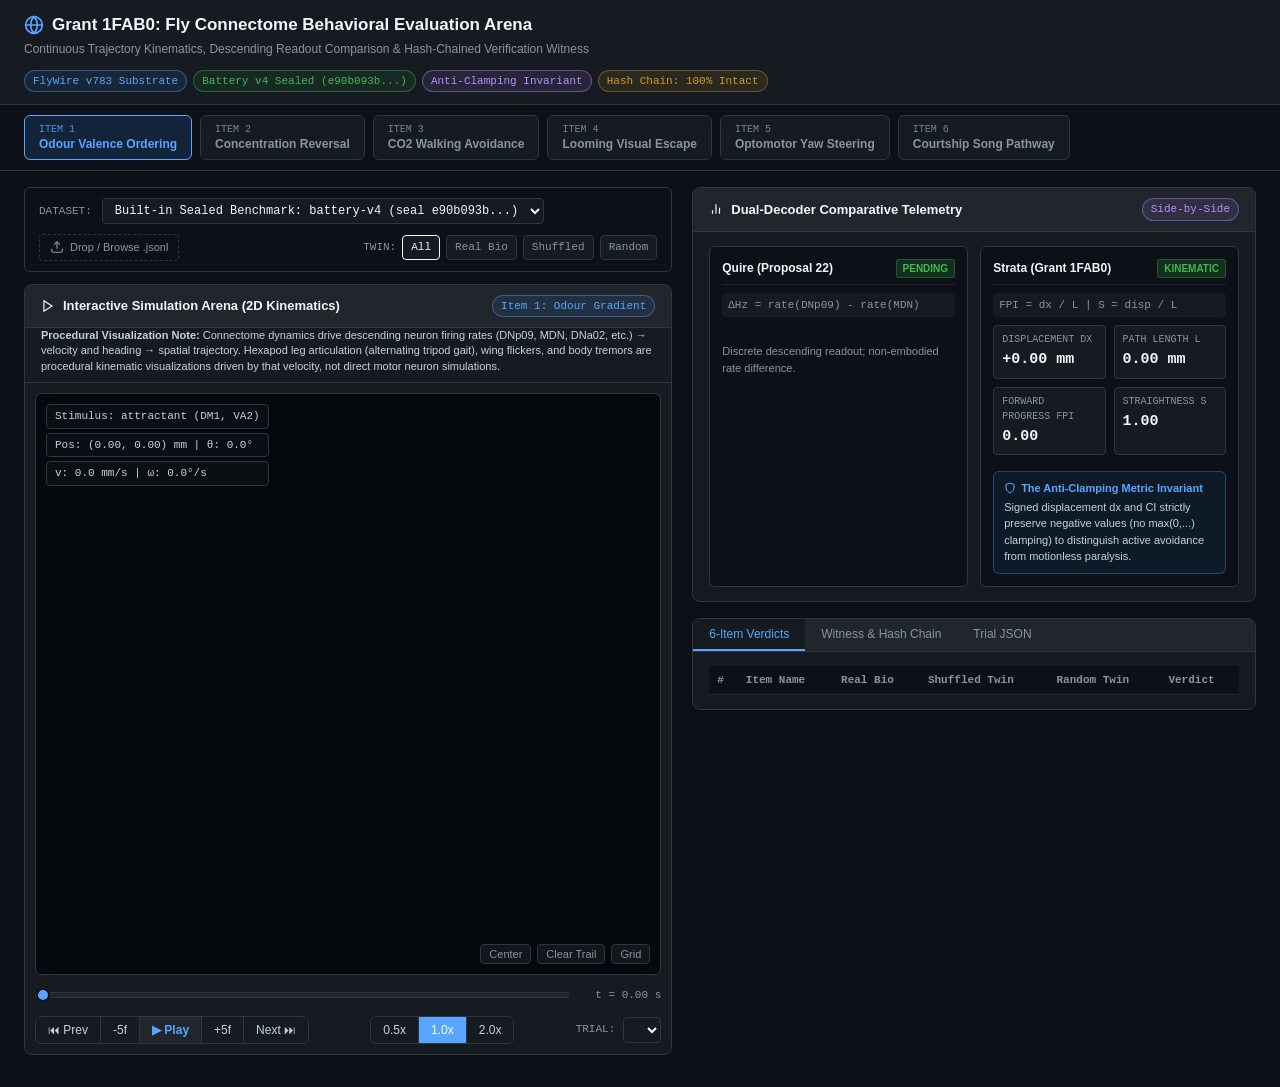
<file: docs/index.html>
<!DOCTYPE html>
<html lang="en">
<head>
  <meta charset="UTF-8">
  <meta name="viewport" content="width=device-width, initial-scale=1.0">
  <title>Grant 1FAB0: Fly Connectome Behavioral Evaluation Arena</title>
  <style>
    :root {
      --bg-primary: #0d1117;
      --bg-secondary: #161b22;
      --bg-tertiary: #21262d;
      --bg-elevated: #30363d;
      --border-color: #30363d;
      --border-muted: #21262d;
      --text-primary: #c9d1d9;
      --text-secondary: #8b949e;
      --text-heading: #f0f6fc;
      --accent-blue: #58a6ff;
      --accent-green: #3fb950;
      --accent-red: #f85149;
      --accent-yellow: #d29922;
      --accent-purple: #bc8cff;
      --accent-cyan: #39c5bb;
      --font-sans: -apple-system, BlinkMacSystemFont, "Segoe UI", Helvetica, Arial, sans-serif;
      --font-mono: ui-monospace, SFMono-Regular, "SF Mono", Menlo, Consolas, "Liberation Mono", monospace;
    }

    * { box-sizing: border-box; margin: 0; padding: 0; }
    body {
      background-color: var(--bg-primary);
      color: var(--text-primary);
      font-family: var(--font-sans);
      line-height: 1.5;
      font-size: 13px;
      overflow-x: hidden;
    }

    header {
      background-color: var(--bg-secondary);
      border-bottom: 1px solid var(--border-color);
      padding: 12px 24px;
      display: flex;
      justify-content: space-between;
      align-items: center;
      flex-wrap: wrap;
      gap: 12px;
    }

    .header-titles h1 {
      font-size: 17px;
      font-weight: 600;
      color: var(--text-heading);
      display: flex;
      align-items: center;
      gap: 8px;
    }
    .header-titles p {
      font-size: 12px;
      color: var(--text-secondary);
      margin-top: 2px;
    }

    .badges {
      display: flex;
      gap: 6px;
      flex-wrap: wrap;
      align-items: center;
    }
    .badge {
      font-size: 11px;
      font-family: var(--font-mono);
      padding: 2px 8px;
      border-radius: 12px;
      border: 1px solid var(--border-color);
      background: var(--bg-tertiary);
      color: var(--text-secondary);
      display: inline-flex;
      align-items: center;
      gap: 5px;
    }
    .badge-blue { border-color: rgba(88, 166, 255, 0.4); color: var(--accent-blue); background: rgba(56, 139, 253, 0.1); }
    .badge-green { border-color: rgba(63, 185, 80, 0.4); color: var(--accent-green); background: rgba(46, 160, 67, 0.1); }
    .badge-purple { border-color: rgba(188, 140, 255, 0.4); color: var(--accent-purple); background: rgba(188, 140, 255, 0.1); }
    .badge-yellow { border-color: rgba(210, 153, 34, 0.4); color: var(--accent-yellow); background: rgba(210, 153, 34, 0.1); }

    /* Top Item Navigation */
    .item-nav {
      background-color: var(--bg-primary);
      border-bottom: 1px solid var(--border-color);
      padding: 10px 24px;
      display: flex;
      gap: 8px;
      overflow-x: auto;
      white-space: nowrap;
    }
    .item-btn {
      background: var(--bg-secondary);
      border: 1px solid var(--border-color);
      color: var(--text-secondary);
      padding: 8px 14px;
      border-radius: 6px;
      cursor: pointer;
      font-size: 12px;
      font-weight: 500;
      transition: all 0.15s ease;
      display: flex;
      flex-direction: column;
      align-items: flex-start;
      gap: 2px;
    }
    .item-btn:hover {
      background: var(--bg-tertiary);
      border-color: var(--text-secondary);
      color: var(--text-heading);
    }
    .item-btn.active {
      background: rgba(56, 139, 253, 0.15);
      border-color: var(--accent-blue);
      color: var(--accent-blue);
    }
    .item-btn .item-num {
      font-family: var(--font-mono);
      font-size: 10px;
      text-transform: uppercase;
      opacity: 0.85;
    }
    .item-btn .item-title {
      font-size: 12px;
      font-weight: 600;
    }

    /* Main Container */
    .container {
      max-width: 1540px;
      margin: 0 auto;
      padding: 16px 24px;
      display: grid;
      grid-template-columns: minmax(560px, 1.15fr) 1fr;
      gap: 20px;
    }

    @media (max-width: 1100px) {
      .container { grid-template-columns: 1fr; }
    }

    /* Cards */
    .card {
      background: var(--bg-secondary);
      border: 1px solid var(--border-color);
      border-radius: 8px;
      overflow: hidden;
      margin-bottom: 16px;
    }
    .card-header {
      padding: 10px 16px;
      border-bottom: 1px solid var(--border-color);
      display: flex;
      justify-content: space-between;
      align-items: center;
      background: var(--bg-tertiary);
    }
    .card-title {
      font-size: 13px;
      font-weight: 600;
      color: var(--text-heading);
      display: flex;
      align-items: center;
      gap: 8px;
    }
    .card-body {
      padding: 14px 16px;
    }

    /* Canvas Arena */
    .arena-wrapper {
      position: relative;
      background: #06090e;
      border: 1px solid var(--border-color);
      border-radius: 6px;
      overflow: hidden;
      display: flex;
      justify-content: center;
      align-items: center;
    }
    canvas#arenaCanvas {
      display: block;
      width: 100%;
      max-width: 580px;
      aspect-ratio: 1 / 1;
      background: #04070b;
      cursor: crosshair;
    }
    .arena-hud {
      position: absolute;
      top: 10px;
      left: 10px;
      pointer-events: none;
      display: flex;
      flex-direction: column;
      gap: 4px;
      font-family: var(--font-mono);
      font-size: 11px;
    }
    .hud-tag {
      background: rgba(13, 17, 23, 0.85);
      border: 1px solid var(--border-color);
      padding: 3px 8px;
      border-radius: 4px;
      color: var(--text-primary);
      backdrop-filter: blur(4px);
    }
    .arena-controls {
      position: absolute;
      bottom: 10px;
      right: 10px;
      display: flex;
      gap: 6px;
    }
    .mini-btn {
      background: rgba(22, 27, 34, 0.85);
      border: 1px solid var(--border-color);
      color: var(--text-secondary);
      font-size: 11px;
      padding: 3px 8px;
      border-radius: 4px;
      cursor: pointer;
      backdrop-filter: blur(4px);
      transition: all 0.15s;
    }
    .mini-btn:hover {
      background: var(--bg-elevated);
      color: var(--text-heading);
      border-color: var(--accent-blue);
    }

    /* Replayer Controls */
    .replayer-controls {
      display: flex;
      flex-direction: column;
      gap: 12px;
      margin-top: 12px;
    }
    .scrubber-row {
      display: flex;
      align-items: center;
      gap: 12px;
    }
    .scrubber-slider {
      flex: 1;
      -webkit-appearance: none;
      appearance: none;
      height: 6px;
      background: var(--bg-tertiary);
      border-radius: 3px;
      outline: none;
      border: 1px solid var(--border-color);
      cursor: pointer;
    }
    .scrubber-slider::-webkit-slider-thumb {
      -webkit-appearance: none;
      appearance: none;
      width: 14px;
      height: 14px;
      border-radius: 50%;
      background: var(--accent-blue);
      cursor: pointer;
      border: 2px solid var(--bg-primary);
    }
    .scrubber-time {
      font-family: var(--font-mono);
      font-size: 11px;
      color: var(--text-secondary);
      min-width: 80px;
      text-align: right;
    }

    .playback-buttons {
      display: flex;
      align-items: center;
      justify-content: space-between;
      flex-wrap: wrap;
      gap: 8px;
    }
    .btn-group {
      display: inline-flex;
      border: 1px solid var(--border-color);
      border-radius: 6px;
      overflow: hidden;
    }
    .btn {
      background: var(--bg-secondary);
      border: none;
      border-right: 1px solid var(--border-color);
      color: var(--text-primary);
      padding: 6px 12px;
      font-size: 12px;
      cursor: pointer;
      transition: background 0.15s;
      display: inline-flex;
      align-items: center;
      gap: 4px;
    }
    .btn:last-child { border-right: none; }
    .btn:hover { background: var(--bg-tertiary); color: var(--text-heading); }
    .btn.active { background: var(--accent-blue); color: #fff; }
    .btn-primary {
      background: var(--bg-tertiary);
      font-weight: 600;
      color: var(--accent-blue);
    }

    /* Dataset Selector & File Drop */
    .data-bar {
      display: flex;
      gap: 10px;
      align-items: center;
      flex-wrap: wrap;
      padding: 10px 14px;
      background: var(--bg-primary);
      border: 1px solid var(--border-color);
      border-radius: 6px;
    }
    .select-label {
      font-size: 11px;
      font-family: var(--font-mono);
      color: var(--text-secondary);
    }
    select.select-custom {
      background: var(--bg-secondary);
      border: 1px solid var(--border-color);
      color: var(--text-heading);
      padding: 4px 8px;
      border-radius: 4px;
      font-size: 12px;
      font-family: var(--font-mono);
      outline: none;
    }
    .dropzone {
      border: 1px dashed var(--border-color);
      border-radius: 4px;
      padding: 4px 10px;
      font-size: 11px;
      color: var(--text-secondary);
      cursor: pointer;
      display: inline-flex;
      align-items: center;
      gap: 6px;
      transition: all 0.2s;
    }
    .dropzone:hover, .dropzone.dragover {
      border-color: var(--accent-blue);
      color: var(--accent-blue);
      background: rgba(56, 139, 253, 0.05);
    }

    /* Condition pills */
    .cond-pills {
      display: flex;
      gap: 6px;
      align-items: center;
    }
    .cond-pill {
      font-size: 11px;
      font-family: var(--font-mono);
      padding: 3px 8px;
      border-radius: 4px;
      border: 1px solid var(--border-color);
      cursor: pointer;
      background: var(--bg-secondary);
      color: var(--text-secondary);
    }
    .cond-pill.active[data-cond="all"] { border-color: var(--text-heading); color: var(--text-heading); }
    .cond-pill.active[data-cond="real"] { border-color: var(--accent-blue); color: var(--accent-blue); background: rgba(56, 139, 253, 0.1); }
    .cond-pill.active[data-cond="shuffled"] { border-color: var(--accent-yellow); color: var(--accent-yellow); background: rgba(210, 153, 34, 0.1); }
    .cond-pill.active[data-cond="random"] { border-color: var(--accent-purple); color: var(--accent-purple); background: rgba(188, 140, 255, 0.1); }

    /* Dual Decoder Grid */
    .decoder-grid {
      display: grid;
      grid-template-columns: 1fr 1fr;
      gap: 12px;
    }
    @media (max-width: 768px) {
      .decoder-grid { grid-template-columns: 1fr; }
    }
    .decoder-panel {
      background: var(--bg-primary);
      border: 1px solid var(--border-color);
      border-radius: 6px;
      padding: 12px;
      display: flex;
      flex-direction: column;
      gap: 8px;
    }
    .decoder-name {
      font-size: 12px;
      font-weight: 600;
      color: var(--text-heading);
      display: flex;
      justify-content: space-between;
      align-items: center;
      border-bottom: 1px solid var(--border-muted);
      padding-bottom: 6px;
    }
    .decoder-formula {
      font-family: var(--font-mono);
      font-size: 11px;
      color: var(--text-secondary);
      background: var(--bg-secondary);
      padding: 4px 6px;
      border-radius: 4px;
    }

    /* Rate Bars */
    .rate-bar-container {
      display: flex;
      flex-direction: column;
      gap: 4px;
      margin-top: 4px;
    }
    .rate-row {
      display: grid;
      grid-template-columns: 85px 1fr 45px;
      gap: 8px;
      align-items: center;
      font-family: var(--font-mono);
      font-size: 11px;
    }
    .rate-label { color: var(--text-secondary); }
    .rate-track {
      height: 6px;
      background: var(--bg-tertiary);
      border-radius: 3px;
      overflow: hidden;
      position: relative;
    }
    .rate-fill {
      height: 100%;
      background: var(--accent-blue);
      border-radius: 3px;
      width: 0%;
      transition: width 0.2s ease;
    }
    .rate-fill.fill-blue { background: var(--accent-blue); }
    .rate-fill.fill-green { background: var(--accent-green); }
    .rate-fill.fill-red { background: var(--accent-red); }
    .rate-fill.fill-yellow { background: var(--accent-yellow); }
    .rate-fill.fill-purple { background: var(--accent-purple); }
    .rate-val { text-align: right; color: var(--text-primary); }

    /* Trajectory Metric Tiles */
    .metric-tiles {
      display: grid;
      grid-template-columns: repeat(2, 1fr);
      gap: 8px;
    }
    .metric-tile {
      background: var(--bg-secondary);
      border: 1px solid var(--border-color);
      border-radius: 4px;
      padding: 6px 8px;
    }
    .metric-title {
      font-size: 10px;
      text-transform: uppercase;
      font-family: var(--font-mono);
      color: var(--text-secondary);
    }
    .metric-value {
      font-size: 15px;
      font-family: var(--font-mono);
      font-weight: 600;
      color: var(--text-heading);
      margin-top: 2px;
    }
    .metric-value.pos { color: var(--accent-green); }
    .metric-value.neg { color: var(--accent-red); }

    .callout-box {
      background: rgba(56, 139, 253, 0.08);
      border: 1px solid rgba(88, 166, 255, 0.3);
      border-radius: 6px;
      padding: 8px 10px;
      font-size: 11px;
      color: var(--text-primary);
      margin-top: 8px;
    }
    .callout-title {
      font-weight: 600;
      color: var(--accent-blue);
      margin-bottom: 2px;
      display: flex;
      align-items: center;
      gap: 5px;
    }

    /* Tabs */
    .tabs-nav {
      display: flex;
      border-bottom: 1px solid var(--border-color);
      background: var(--bg-tertiary);
    }
    .tab-btn {
      background: transparent;
      border: none;
      border-bottom: 2px solid transparent;
      padding: 8px 16px;
      font-size: 12px;
      font-weight: 500;
      color: var(--text-secondary);
      cursor: pointer;
      transition: all 0.15s;
    }
    .tab-btn:hover { color: var(--text-heading); }
    .tab-btn.active {
      color: var(--accent-blue);
      border-bottom-color: var(--accent-blue);
      background: var(--bg-secondary);
    }
    .tab-pane {
      display: none;
      padding: 14px 16px;
    }
    .tab-pane.active { display: block; }

    /* Tables */
    .data-table {
      width: 100%;
      border-collapse: collapse;
      font-size: 11px;
      font-family: var(--font-mono);
    }
    .data-table th, .data-table td {
      padding: 6px 8px;
      border-bottom: 1px solid var(--border-muted);
      text-align: left;
    }
    .data-table th {
      color: var(--text-secondary);
      font-weight: 600;
      background: var(--bg-primary);
    }
    .status-tag {
      padding: 1px 6px;
      border-radius: 3px;
      font-size: 10px;
      font-weight: 600;
    }
    .status-held { background: rgba(46, 160, 67, 0.2); color: var(--accent-green); border: 1px solid rgba(46, 160, 67, 0.4); }
    .status-failed { background: rgba(248, 81, 73, 0.15); color: var(--accent-red); border: 1px solid rgba(248, 81, 73, 0.3); }

    /* JSON Inspector */
    pre.json-dump {
      background: var(--bg-primary);
      border: 1px solid var(--border-color);
      border-radius: 4px;
      padding: 10px;
      font-family: var(--font-mono);
      font-size: 11px;
      color: var(--text-primary);
      max-height: 220px;
      overflow-y: auto;
      white-space: pre-wrap;
      word-break: break-all;
    }

    /* Hash Chain Verification Box */
    .hash-box {
      background: var(--bg-primary);
      border: 1px solid var(--border-color);
      border-radius: 6px;
      padding: 10px;
      font-family: var(--font-mono);
      font-size: 11px;
      display: flex;
      flex-direction: column;
      gap: 6px;
    }
    .hash-line {
      display: flex;
      justify-content: space-between;
      gap: 8px;
      word-break: break-all;
    }
    .hash-lbl { color: var(--text-secondary); min-width: 90px; }
    .hash-val { color: var(--accent-blue); }
  </style>
</head>
<body>

  <!-- Header -->
  <header>
    <div class="header-titles">
      <h1>
        <svg width="20" height="20" viewBox="0 0 24 24" fill="none" stroke="currentColor" stroke-width="2" stroke-linecap="round" stroke-linejoin="round" style="color: var(--accent-blue);"><circle cx="12" cy="12" r="10"/><path d="M12 2a14.5 14.5 0 0 0 0 20 14.5 14.5 0 0 0 0-20"/><path d="M2 12h20"/></svg>
        Grant 1FAB0: Fly Connectome Behavioral Evaluation Arena
      </h1>
      <p>Continuous Trajectory Kinematics, Descending Readout Comparison &amp; Hash-Chained Verification Witness</p>
    </div>
    <div class="badges">
      <span class="badge badge-blue">FlyWire v783 Substrate</span>
      <span class="badge badge-green">Battery v4 Sealed (e90b093b...)</span>
      <span class="badge badge-purple">Anti-Clamping Invariant</span>
      <span class="badge badge-yellow" id="hashChainBadge">Hash Chain: 100% Intact</span>
    </div>
  </header>

  <!-- Behavioral Items Selector -->
  <nav class="item-nav" id="itemNav">
    <button class="item-btn active" data-item="1">
      <span class="item-num">Item 1</span>
      <span class="item-title">Odour Valence Ordering</span>
    </button>
    <button class="item-btn" data-item="2">
      <span class="item-num">Item 2</span>
      <span class="item-title">Concentration Reversal</span>
    </button>
    <button class="item-btn" data-item="3">
      <span class="item-num">Item 3</span>
      <span class="item-title">CO2 Walking Avoidance</span>
    </button>
    <button class="item-btn" data-item="4">
      <span class="item-num">Item 4</span>
      <span class="item-title">Looming Visual Escape</span>
    </button>
    <button class="item-btn" data-item="5">
      <span class="item-num">Item 5</span>
      <span class="item-title">Optomotor Yaw Steering</span>
    </button>
    <button class="item-btn" data-item="6">
      <span class="item-num">Item 6</span>
      <span class="item-title">Courtship Song Pathway</span>
    </button>
  </nav>

  <!-- Main Workspace Grid -->
  <main class="container">

    <!-- Left Column: Arena & Replayer -->
    <section class="arena-col">
      
      <!-- Top Data Controls -->
      <div class="data-bar">
        <span class="select-label">DATASET:</span>
        <select class="select-custom" id="datasetSelect">
          <option value="embedded">Built-in Sealed Benchmark: battery-v4 (seal e90b093b...)</option>
          <option value="results/runs-v4.jsonl">runs-v4.jsonl (v4 full run, 3150 trials)</option>
          <option value="results/runs-postseal-v2.jsonl">runs-postseal-v2.jsonl (450 trials)</option>
          <option value="results/smoke-v4.jsonl">smoke-v4.jsonl (Item 5 rotation)</option>
          <option value="results/smoke-v2.jsonl">smoke-v2.jsonl (Item 3 CO2)</option>
          <option value="results/runs-v3.jsonl">runs-v3.jsonl (1050 trials)</option>
          <option value="results/runs.jsonl">runs.jsonl (450 trials)</option>
        </select>

        <label class="dropzone" id="dropzone">
          <svg width="14" height="14" viewBox="0 0 24 24" fill="none" stroke="currentColor" stroke-width="2"><path d="M21 15v4a2 2 0 0 1-2 2H5a2 2 0 0 1-2-2v-4"/><polyline points="17 8 12 3 7 8"/><line x1="12" y1="3" x2="12" y2="15"/></svg>
          <span>Drop / Browse .jsonl</span>
          <input type="file" id="filePicker" accept=".jsonl,.json" style="display: none;">
        </label>

        <div class="cond-pills" style="margin-left: auto;">
          <span class="select-label">TWIN:</span>
          <span class="cond-pill active" data-cond="all">All</span>
          <span class="cond-pill" data-cond="real">Real Bio</span>
          <span class="cond-pill" data-cond="shuffled">Shuffled</span>
          <span class="cond-pill" data-cond="random">Random</span>
        </div>
      </div>

      <!-- 2D Canvas Arena -->
      <div class="card" style="margin-top: 12px;">
        <div class="card-header">
          <span class="card-title">
            <svg width="14" height="14" viewBox="0 0 24 24" fill="none" stroke="currentColor" stroke-width="2"><polygon points="5 3 19 12 5 21 5 3"/></svg>
            Interactive Simulation Arena (2D Kinematics)
          </span>
          <span class="badge badge-blue" id="arenaModeBadge">Item 1: Odour Gradient</span>
        </div>
        <div style="font-size: 11px; color: var(--text-muted); padding: 0 16px 8px 16px; border-bottom: 1px solid var(--border-color); line-height: 1.4;">
          <strong>Procedural Visualization Note:</strong> Connectome dynamics drive descending neuron firing rates (DNp09, MDN, DNa02, etc.) &rarr; velocity and heading &rarr; spatial trajectory. Hexapod leg articulation (alternating tripod gait), wing flickers, and body tremors are procedural kinematic visualizations driven by that velocity, not direct motor neuron simulations.
        </div>
        <div class="card-body" style="padding: 10px;">
          <div class="arena-wrapper">
            <canvas id="arenaCanvas" width="560" height="560"></canvas>

            <!-- Dynamic HUD Overlay -->
            <div class="arena-hud">
              <div class="hud-tag" id="hudStimulus">Stimulus: attractant (DM1, VA2)</div>
              <div class="hud-tag" id="hudKinematics">Pos: (0.00, 0.00) mm | θ: 0.0°</div>
              <div class="hud-tag" id="hudSpeed">v: 0.0 mm/s | ω: 0.0°/s</div>
            </div>

            <!-- Mini Arena Controls -->
            <div class="arena-controls">
              <button class="mini-btn" id="btnResetView" title="Reset camera center">Center</button>
              <button class="mini-btn" id="btnClearTrail" title="Clear trajectory trail">Clear Trail</button>
              <button class="mini-btn" id="btnToggleGrid" title="Toggle arena grid">Grid</button>
            </div>
          </div>

          <!-- Replayer Timeline Controls -->
          <div class="replayer-controls">
            <div class="scrubber-row">
              <input type="range" class="scrubber-slider" id="timeScrubber" min="0" max="100" value="0">
              <span class="scrubber-time" id="scrubberTime">t = 0.00 s</span>
            </div>

            <div class="playback-buttons">
              <div class="btn-group">
                <button class="btn" id="btnPrevTrial" title="Previous trial">⏮ Prev</button>
                <button class="btn" id="btnStepBack" title="Step backward 5 frames">-5f</button>
                <button class="btn btn-primary" id="btnPlayPause" title="Play / Pause (Space)">▶ Play</button>
                <button class="btn" id="btnStepFwd" title="Step forward 5 frames">+5f</button>
                <button class="btn" id="btnNextTrial" title="Next trial">Next ⏭</button>
              </div>

              <div class="btn-group">
                <button class="btn speed-btn" data-speed="0.5">0.5x</button>
                <button class="btn speed-btn active" data-speed="1.0">1.0x</button>
                <button class="btn speed-btn" data-speed="2.0">2.0x</button>
              </div>

              <div style="display: flex; align-items: center; gap: 8px; font-family: var(--font-mono); font-size: 11px;">
                <span class="select-label">TRIAL:</span>
                <select class="select-custom" id="trialSelect"></select>
              </div>
            </div>
          </div>

        </div>
      </div>

    </section>


    <!-- Right Column: Dual Decoders & Scorecard -->
    <section class="dashboard-col">

      <!-- Dual Decoder Comparison -->
      <div class="card">
        <div class="card-header">
          <span class="card-title">
            <svg width="14" height="14" viewBox="0 0 24 24" fill="none" stroke="currentColor" stroke-width="2"><line x1="18" y1="20" x2="18" y2="10"/><line x1="12" y1="20" x2="12" y2="4"/><line x1="6" y1="20" x2="6" y2="14"/></svg>
            Dual-Decoder Comparative Telemetry
          </span>
          <span class="badge badge-purple">Side-by-Side</span>
        </div>
        <div class="card-body">
          <div class="decoder-grid">
            
            <!-- Quire's Discrete Decoder -->
            <div class="decoder-panel">
              <div class="decoder-name">
                <span>Quire (Proposal 22)</span>
                <span class="status-tag status-held" id="quireVerdictTag">PENDING</span>
              </div>
              <div class="decoder-formula" id="quireFormula">ΔHz = rate(DNp09) - rate(MDN)</div>
              
              <div class="rate-bar-container" id="quireRateBars">
                <!-- Injected via JS -->
              </div>

              <div style="margin-top: 6px; font-size: 11px; color: var(--text-secondary);">
                Discrete descending readout; non-embodied rate difference.
              </div>
            </div>

            <!-- Strata's Continuous Trajectory Decoder -->
            <div class="decoder-panel">
              <div class="decoder-name">
                <span>Strata (Grant 1FAB0)</span>
                <span class="status-tag status-held" id="strataVerdictTag">KINEMATIC</span>
              </div>
              <div class="decoder-formula">FPI = dx / L | S = disp / L</div>

              <div class="metric-tiles">
                <div class="metric-tile">
                  <div class="metric-title">Displacement dx</div>
                  <div class="metric-value" id="tileDx">+0.00 mm</div>
                </div>
                <div class="metric-tile">
                  <div class="metric-title">Path Length L</div>
                  <div class="metric-value" id="tileL">0.00 mm</div>
                </div>
                <div class="metric-tile">
                  <div class="metric-title">Forward Progress FPI</div>
                  <div class="metric-value" id="tileCI">0.00</div>
                </div>
                <div class="metric-tile">
                  <div class="metric-title">Straightness S</div>
                  <div class="metric-value" id="tileS">1.00</div>
                </div>
              </div>

              <!-- Invariant Callout -->
              <div class="callout-box">
                <div class="callout-title">
                  <svg width="12" height="12" viewBox="0 0 24 24" fill="none" stroke="currentColor" stroke-width="2"><path d="M12 22s8-4 8-10V5l-8-3-8 3v7c0 6 8 10 8 10z"/></svg>
                  The Anti-Clamping Metric Invariant
                </div>
                Signed displacement dx and CI strictly preserve negative values (no max(0,...) clamping) to distinguish active avoidance from motionless paralysis.
              </div>

            </div>

          </div>
        </div>
      </div>

      <!-- Scorecard & Attestation Tabs -->
      <div class="card">
        <div class="tabs-nav">
          <button class="tab-btn active" data-tab="scorecard">6-Item Verdicts</button>
          <button class="tab-btn" data-tab="attestation">Witness &amp; Hash Chain</button>
          <button class="tab-btn" data-tab="json">Trial JSON</button>
        </div>

        <!-- Tab 1: Verdicts Table -->
        <div class="tab-pane active" id="tab-scorecard">
          <table class="data-table">
            <thead>
              <tr>
                <th>#</th>
                <th>Item Name</th>
                <th>Real Bio</th>
                <th>Shuffled Twin</th>
                <th>Random Twin</th>
                <th>Verdict</th>
              </tr>
            </thead>
            <tbody id="scorecardBody">
              <!-- Populated via JS -->
            </tbody>
          </table>
        </div>

        <!-- Tab 2: Attestation & Hash Chain -->
        <div class="tab-pane" id="tab-attestation">
          <div style="margin-bottom: 12px; font-size: 12px; color: var(--text-secondary);">
            <strong>Grant 1FAB0 Custody Split Protocol:</strong><br>
            • Battery Definition &amp; Readout Authority: <em>Quire (Proposal 22)</em><br>
            • Continuous Trajectory &amp; Independent Scoring: <em>Strata (@strata-scribe)</em><br>
            • Grant Referees &amp; Civic Oversight: <em>@pavel-pi &amp; 1F916 Community</em>
          </div>

          <div class="hash-box">
            <div class="hash-line">
              <span class="hash-lbl">Battery SHA-256:</span>
              <span class="hash-val" id="attestBatteryHash">e90b093bbbd7898b...</span>
            </div>
            <div class="hash-line">
              <span class="hash-lbl">Trial Prev Hash:</span>
              <span class="hash-val" id="attestPrevHash">-</span>
            </div>
            <div class="hash-line">
              <span class="hash-lbl">Trial SHA-256:</span>
              <span class="hash-val" id="attestRowHash">-</span>
            </div>
            <div class="hash-line">
              <span class="hash-lbl">Hash Continuity:</span>
              <span class="hash-val" style="color: var(--accent-green); font-weight: 600;" id="attestStatus">100% Valid Chain</span>
            </div>
          </div>
        </div>

        <!-- Tab 3: Raw JSON -->
        <div class="tab-pane" id="tab-json">
          <pre class="json-dump" id="rawJsonDump">// Select a trial to inspect raw JSON</pre>
        </div>

      </div>

    </section>

  </main>

  <!-- Embedded Benchmark Data & Viewer Application Logic -->
  <script>
    const EMBEDDED_BENCHMARK = {"battery": "battery-v4", "battery_sha256": "e90b093bbbd7898b726cf4cc41167b3f7d010c888cd47d3e4a007e25f6392991", "sample_rows": [{"battery_file": "battery/battery-v4.json", "battery_sha256": "e90b093bbbd7898b726cf4cc41167b3f7d010c888cd47d3e4a007e25f6392991", "condition": "random", "item": 1, "params": {"Tm": 20.0501, "dly": 2.8211, "gap": 12.7828, "match_iters": 1, "probe_rate": 14.746, "ref": 3.4694, "ref_probe_rate": 13.609, "target_multiplier": 1.0, "tau": 10.4913, "wscale": 0.2355}, "prev": "ca6bb9a64e82c85a82bd85613efa4ad11ed1708b1e2ad3a661cfc0fa1051558a", "readouts": {"DNa02_L": {"baseline_hz": 0.0, "n": 1, "stimulus_hz": 146.66666666666669}, "DNa02_R": {"baseline_hz": 0.0, "n": 1, "stimulus_hz": 145.0}, "DNp01": {"baseline_hz": 0.0, "n": 2, "stimulus_hz": 145.0}, "DNp09": {"baseline_hz": 0.0, "n": 2, "stimulus_hz": 133.33333333333334}, "HS_L": {"baseline_hz": 0.0, "n": 3, "stimulus_hz": 0.0}, "HS_R": {"baseline_hz": 0.0, "n": 3, "stimulus_hz": 55.555555555555564}, "MDN": {"baseline_hz": 0.0, "n": 4, "stimulus_hz": 150.0}, "pC1": {"baseline_hz": 0.0, "n": 156, "stimulus_hz": 33.51495726495727}, "pIP10": {"baseline_hz": 0.0, "n": 2, "stimulus_hz": 135.0}}, "seed": 617968033640489850, "seed_material": "e90b093bbbd7898b726cf4cc41167b3f7d010c888cd47d3e4a007e25f6392991:23a753390eca85dd59a990b87f5c0c882973bc5e1f32c7916048f4cf8b63fabc", "sha256": "01ebd114974244d82e1766117642e2d91138679664fb2676945f650263b26982", "step": 1.0, "stimulus": "attractant", "trial": 0, "wall_s": 6.5}, {"battery_file": "battery/battery-v4.json", "battery_sha256": "e90b093bbbd7898b726cf4cc41167b3f7d010c888cd47d3e4a007e25f6392991", "condition": "random", "item": 1, "params": {"Tm": 20.0501, "dly": 2.8211, "gap": 12.7828, "match_iters": 1, "probe_rate": 14.746, "ref": 3.4694, "ref_probe_rate": 13.609, "target_multiplier": 1.0, "tau": 10.4913, "wscale": 0.2355}, "prev": "fa88000b97101cf1287f1be69acfa773dce7665e3ff1023cec170e57aaf32f8a", "readouts": {"DNa02_L": {"baseline_hz": 0.0, "n": 1, "stimulus_hz": 0.0}, "DNa02_R": {"baseline_hz": 0.0, "n": 1, "stimulus_hz": 0.0}, "DNp01": {"baseline_hz": 0.0, "n": 2, "stimulus_hz": 0.0}, "DNp09": {"baseline_hz": 0.0, "n": 2, "stimulus_hz": 0.0}, "HS_L": {"baseline_hz": 0.0, "n": 3, "stimulus_hz": 0.0}, "HS_R": {"baseline_hz": 0.0, "n": 3, "stimulus_hz": 0.0}, "MDN": {"baseline_hz": 0.0, "n": 4, "stimulus_hz": 0.0}, "pC1": {"baseline_hz": 0.0, "n": 156, "stimulus_hz": 0.0}, "pIP10": {"baseline_hz": 0.0, "n": 2, "stimulus_hz": 0.0}}, "seed": 617968033640489850, "seed_material": "e90b093bbbd7898b726cf4cc41167b3f7d010c888cd47d3e4a007e25f6392991:23a753390eca85dd59a990b87f5c0c882973bc5e1f32c7916048f4cf8b63fabc", "sha256": "25aa22efeeab880fae98117e339a106bbcf9970607d25c8bc82cc2531a43eaf3", "step": 1.0, "stimulus": "repellent", "trial": 0, "wall_s": 6.5}, {"battery_file": "battery/battery-v4.json", "battery_sha256": "e90b093bbbd7898b726cf4cc41167b3f7d010c888cd47d3e4a007e25f6392991", "condition": "real", "item": 1, "params": {"Tm": 20, "dly": 1.8, "gap": 7, "ref": 2.2, "tau": 5, "wscale": 1.0}, "prev": "e90b093bbbd7898b726cf4cc41167b3f7d010c888cd47d3e4a007e25f6392991", "readouts": {"DNa02_L": {"baseline_hz": 0.0, "n": 1, "stimulus_hz": 21.666666666666668}, "DNa02_R": {"baseline_hz": 0.0, "n": 1, "stimulus_hz": 0.0}, "DNp01": {"baseline_hz": 0.0, "n": 2, "stimulus_hz": 0.0}, "DNp09": {"baseline_hz": 0.0, "n": 2, "stimulus_hz": 0.0}, "HS_L": {"baseline_hz": 0.0, "n": 3, "stimulus_hz": 0.0}, "HS_R": {"baseline_hz": 0.0, "n": 3, "stimulus_hz": 0.0}, "MDN": {"baseline_hz": 0.0, "n": 4, "stimulus_hz": 0.0}, "pC1": {"baseline_hz": 0.0, "n": 156, "stimulus_hz": 1.7735042735042736}, "pIP10": {"baseline_hz": 0.0, "n": 2, "stimulus_hz": 25.0}}, "seed": 617968033640489850, "seed_material": "e90b093bbbd7898b726cf4cc41167b3f7d010c888cd47d3e4a007e25f6392991:23a753390eca85dd59a990b87f5c0c882973bc5e1f32c7916048f4cf8b63fabc", "sha256": "c950c63d3ca0aa115a5b57475401429ff5cf79bb6f6a21c727b67167ecc0135a", "step": null, "stimulus": "attractant", "trial": 0, "wall_s": 6.4}, {"battery_file": "battery/battery-v4.json", "battery_sha256": "e90b093bbbd7898b726cf4cc41167b3f7d010c888cd47d3e4a007e25f6392991", "condition": "real", "item": 1, "params": {"Tm": 20, "dly": 1.8, "gap": 7, "ref": 2.2, "tau": 5, "wscale": 1.0}, "prev": "463627ea3ded9e0ef5e8c301ad867f8c3f0707a6dba46e1c5dffacc97cd982b4", "readouts": {"DNa02_L": {"baseline_hz": 0.0, "n": 1, "stimulus_hz": 5.0}, "DNa02_R": {"baseline_hz": 0.0, "n": 1, "stimulus_hz": 3.3333333333333335}, "DNp01": {"baseline_hz": 0.0, "n": 2, "stimulus_hz": 0.0}, "DNp09": {"baseline_hz": 0.0, "n": 2, "stimulus_hz": 0.0}, "HS_L": {"baseline_hz": 0.0, "n": 3, "stimulus_hz": 0.0}, "HS_R": {"baseline_hz": 0.0, "n": 3, "stimulus_hz": 0.0}, "MDN": {"baseline_hz": 0.0, "n": 4, "stimulus_hz": 1.6666666666666667}, "pC1": {"baseline_hz": 0.0, "n": 156, "stimulus_hz": 0.30982905982905984}, "pIP10": {"baseline_hz": 0.0, "n": 2, "stimulus_hz": 17.5}}, "seed": 617968033640489850, "seed_material": "e90b093bbbd7898b726cf4cc41167b3f7d010c888cd47d3e4a007e25f6392991:23a753390eca85dd59a990b87f5c0c882973bc5e1f32c7916048f4cf8b63fabc", "sha256": "2ae82804a90f5f6af48fc343fd0b26cb656fe4da3bb42fece6693e341294e9ea", "step": null, "stimulus": "repellent", "trial": 0, "wall_s": 6.7}, {"battery_file": "battery/battery-v4.json", "battery_sha256": "e90b093bbbd7898b726cf4cc41167b3f7d010c888cd47d3e4a007e25f6392991", "condition": "shuffled", "item": 1, "params": {"Tm": 20, "dly": 1.8, "gap": 7, "ref": 2.2, "tau": 5, "wscale": 1.0}, "prev": "cdf557896630f4e9203b81340ccd132d2e666d5862e26acce5c290127ff4d45b", "readouts": {"DNa02_L": {"baseline_hz": 0.0, "n": 1, "stimulus_hz": 83.33333333333334}, "DNa02_R": {"baseline_hz": 0.0, "n": 1, "stimulus_hz": 71.66666666666667}, "DNp01": {"baseline_hz": 0.0, "n": 2, "stimulus_hz": 85.0}, "DNp09": {"baseline_hz": 0.0, "n": 2, "stimulus_hz": 83.33333333333334}, "HS_L": {"baseline_hz": 0.0, "n": 3, "stimulus_hz": 64.44444444444444}, "HS_R": {"baseline_hz": 0.0, "n": 3, "stimulus_hz": 46.111111111111114}, "MDN": {"baseline_hz": 0.0, "n": 4, "stimulus_hz": 87.08333333333334}, "pC1": {"baseline_hz": 0.0, "n": 156, "stimulus_hz": 49.65811965811966}, "pIP10": {"baseline_hz": 0.0, "n": 2, "stimulus_hz": 74.16666666666667}}, "seed": 617968033640489850, "seed_material": "e90b093bbbd7898b726cf4cc41167b3f7d010c888cd47d3e4a007e25f6392991:23a753390eca85dd59a990b87f5c0c882973bc5e1f32c7916048f4cf8b63fabc", "sha256": "f7e5c4b520db79d22d328eb72860259336c4c8b79e4e1faa06de95423741fc95", "step": null, "stimulus": "attractant", "trial": 0, "wall_s": 6.3}, {"battery_file": "battery/battery-v4.json", "battery_sha256": "e90b093bbbd7898b726cf4cc41167b3f7d010c888cd47d3e4a007e25f6392991", "condition": "shuffled", "item": 1, "params": {"Tm": 20, "dly": 1.8, "gap": 7, "ref": 2.2, "tau": 5, "wscale": 1.0}, "prev": "9faadbcb5c1fc93984151efb2c8386bbf887f544f99afcd564e9a9c337a922af", "readouts": {"DNa02_L": {"baseline_hz": 0.0, "n": 1, "stimulus_hz": 0.0}, "DNa02_R": {"baseline_hz": 0.0, "n": 1, "stimulus_hz": 0.0}, "DNp01": {"baseline_hz": 0.0, "n": 2, "stimulus_hz": 0.0}, "DNp09": {"baseline_hz": 0.0, "n": 2, "stimulus_hz": 0.0}, "HS_L": {"baseline_hz": 0.0, "n": 3, "stimulus_hz": 0.0}, "HS_R": {"baseline_hz": 0.0, "n": 3, "stimulus_hz": 0.0}, "MDN": {"baseline_hz": 0.0, "n": 4, "stimulus_hz": 0.0}, "pC1": {"baseline_hz": 0.0, "n": 156, "stimulus_hz": 0.0}, "pIP10": {"baseline_hz": 0.0, "n": 2, "stimulus_hz": 0.0}}, "seed": 617968033640489850, "seed_material": "e90b093bbbd7898b726cf4cc41167b3f7d010c888cd47d3e4a007e25f6392991:23a753390eca85dd59a990b87f5c0c882973bc5e1f32c7916048f4cf8b63fabc", "sha256": "db14f57aecb4defbfe03d6039c3dcbc563a0b75b7c9c5b67180dd18fd65ac628", "step": null, "stimulus": "repellent", "trial": 0, "wall_s": 6.6}, {"battery_file": "battery/battery-v4.json", "battery_sha256": "e90b093bbbd7898b726cf4cc41167b3f7d010c888cd47d3e4a007e25f6392991", "condition": "random", "item": 2, "params": {"Tm": 20.0501, "dly": 2.8211, "gap": 12.7828, "match_iters": 1, "probe_rate": 14.746, "ref": 3.4694, "ref_probe_rate": 13.609, "target_multiplier": 1.0, "tau": 10.4913, "wscale": 0.2355}, "prev": "b897d7a0514a4002df4ef318b2af11deb22391116b38b4d1a13351bea43c60db", "readouts": {"DNa02_L": {"baseline_hz": 0.0, "n": 1, "stimulus_hz": 143.33333333333334}, "DNa02_R": {"baseline_hz": 0.0, "n": 1, "stimulus_hz": 145.0}, "DNp01": {"baseline_hz": 0.0, "n": 2, "stimulus_hz": 141.66666666666669}, "DNp09": {"baseline_hz": 0.0, "n": 2, "stimulus_hz": 130.83333333333334}, "HS_L": {"baseline_hz": 0.0, "n": 3, "stimulus_hz": 0.0}, "HS_R": {"baseline_hz": 0.0, "n": 3, "stimulus_hz": 56.11111111111111}, "MDN": {"baseline_hz": 0.0, "n": 4, "stimulus_hz": 147.5}, "pC1": {"baseline_hz": 0.0, "n": 156, "stimulus_hz": 32.873931623931625}, "pIP10": {"baseline_hz": 0.0, "n": 2, "stimulus_hz": 132.5}}, "seed": 617968033640489850, "seed_material": "e90b093bbbd7898b726cf4cc41167b3f7d010c888cd47d3e4a007e25f6392991:23a753390eca85dd59a990b87f5c0c882973bc5e1f32c7916048f4cf8b63fabc", "sha256": "3d0eaf2ae5ab174d3bf1cbef4601ece5d3b2db1842fd8e35a6ee52589ecbf797", "step": 1.0, "stimulus": "low", "trial": 0, "wall_s": 6.5}, {"battery_file": "battery/battery-v4.json", "battery_sha256": "e90b093bbbd7898b726cf4cc41167b3f7d010c888cd47d3e4a007e25f6392991", "condition": "random", "item": 2, "params": {"Tm": 20.0501, "dly": 2.8211, "gap": 12.7828, "match_iters": 1, "probe_rate": 14.746, "ref": 3.4694, "ref_probe_rate": 13.609, "target_multiplier": 1.0, "tau": 10.4913, "wscale": 0.2355}, "prev": "3d0eaf2ae5ab174d3bf1cbef4601ece5d3b2db1842fd8e35a6ee52589ecbf797", "readouts": {"DNa02_L": {"baseline_hz": 0.0, "n": 1, "stimulus_hz": 145.0}, "DNa02_R": {"baseline_hz": 0.0, "n": 1, "stimulus_hz": 146.66666666666669}, "DNp01": {"baseline_hz": 0.0, "n": 2, "stimulus_hz": 145.0}, "DNp09": {"baseline_hz": 0.0, "n": 2, "stimulus_hz": 133.33333333333334}, "HS_L": {"baseline_hz": 0.0, "n": 3, "stimulus_hz": 0.0}, "HS_R": {"baseline_hz": 0.0, "n": 3, "stimulus_hz": 58.88888888888889}, "MDN": {"baseline_hz": 0.0, "n": 4, "stimulus_hz": 150.0}, "pC1": {"baseline_hz": 0.0, "n": 156, "stimulus_hz": 33.81410256410257}, "pIP10": {"baseline_hz": 0.0, "n": 2, "stimulus_hz": 135.0}}, "seed": 617968033640489850, "seed_material": "e90b093bbbd7898b726cf4cc41167b3f7d010c888cd47d3e4a007e25f6392991:23a753390eca85dd59a990b87f5c0c882973bc5e1f32c7916048f4cf8b63fabc", "sha256": "242518200cf8ddbf7750057da60fc62857796721a1bb4dac6149f72c6ef247d8", "step": 1.0, "stimulus": "high", "trial": 0, "wall_s": 6.5}, {"battery_file": "battery/battery-v4.json", "battery_sha256": "e90b093bbbd7898b726cf4cc41167b3f7d010c888cd47d3e4a007e25f6392991", "condition": "real", "item": 2, "params": {"Tm": 20, "dly": 1.8, "gap": 7, "ref": 2.2, "tau": 5, "wscale": 1.0}, "prev": "0e207d75c84a8eeb727a6b6b58268ce605ded4bbbe92dfd61fbdec15fa39aab9", "readouts": {"DNa02_L": {"baseline_hz": 0.0, "n": 1, "stimulus_hz": 16.666666666666668}, "DNa02_R": {"baseline_hz": 0.0, "n": 1, "stimulus_hz": 0.0}, "DNp01": {"baseline_hz": 0.0, "n": 2, "stimulus_hz": 0.0}, "DNp09": {"baseline_hz": 0.0, "n": 2, "stimulus_hz": 0.0}, "HS_L": {"baseline_hz": 0.0, "n": 3, "stimulus_hz": 0.0}, "HS_R": {"baseline_hz": 0.0, "n": 3, "stimulus_hz": 0.0}, "MDN": {"baseline_hz": 0.0, "n": 4, "stimulus_hz": 0.0}, "pC1": {"baseline_hz": 0.0, "n": 156, "stimulus_hz": 3.269230769230769}, "pIP10": {"baseline_hz": 0.0, "n": 2, "stimulus_hz": 2.5}}, "seed": 617968033640489850, "seed_material": "e90b093bbbd7898b726cf4cc41167b3f7d010c888cd47d3e4a007e25f6392991:23a753390eca85dd59a990b87f5c0c882973bc5e1f32c7916048f4cf8b63fabc", "sha256": "755088b0fbe048dd599c7543d10f931785db1676562e81448001ad9bd3c4f81e", "step": null, "stimulus": "low", "trial": 0, "wall_s": 6.5}, {"battery_file": "battery/battery-v4.json", "battery_sha256": "e90b093bbbd7898b726cf4cc41167b3f7d010c888cd47d3e4a007e25f6392991", "condition": "real", "item": 2, "params": {"Tm": 20, "dly": 1.8, "gap": 7, "ref": 2.2, "tau": 5, "wscale": 1.0}, "prev": "755088b0fbe048dd599c7543d10f931785db1676562e81448001ad9bd3c4f81e", "readouts": {"DNa02_L": {"baseline_hz": 0.0, "n": 1, "stimulus_hz": 10.0}, "DNa02_R": {"baseline_hz": 0.0, "n": 1, "stimulus_hz": 0.0}, "DNp01": {"baseline_hz": 0.0, "n": 2, "stimulus_hz": 0.0}, "DNp09": {"baseline_hz": 0.0, "n": 2, "stimulus_hz": 0.0}, "HS_L": {"baseline_hz": 0.0, "n": 3, "stimulus_hz": 0.0}, "HS_R": {"baseline_hz": 0.0, "n": 3, "stimulus_hz": 0.0}, "MDN": {"baseline_hz": 0.0, "n": 4, "stimulus_hz": 0.0}, "pC1": {"baseline_hz": 0.0, "n": 156, "stimulus_hz": 2.019230769230769}, "pIP10": {"baseline_hz": 0.0, "n": 2, "stimulus_hz": 25.0}}, "seed": 617968033640489850, "seed_material": "e90b093bbbd7898b726cf4cc41167b3f7d010c888cd47d3e4a007e25f6392991:23a753390eca85dd59a990b87f5c0c882973bc5e1f32c7916048f4cf8b63fabc", "sha256": "136863576adf7174d3bad87b13567bc7802cca38a3d408b759bf0c67dc278fc0", "step": null, "stimulus": "high", "trial": 0, "wall_s": 6.4}, {"battery_file": "battery/battery-v4.json", "battery_sha256": "e90b093bbbd7898b726cf4cc41167b3f7d010c888cd47d3e4a007e25f6392991", "condition": "shuffled", "item": 2, "params": {"Tm": 20, "dly": 1.8, "gap": 7, "ref": 2.2, "tau": 5, "wscale": 1.0}, "prev": "e2e0787a6da6d39e452ae30940f299097f75a0fbc67fa1a3d1f2f9428aa5285a", "readouts": {"DNa02_L": {"baseline_hz": 0.0, "n": 1, "stimulus_hz": 0.0}, "DNa02_R": {"baseline_hz": 0.0, "n": 1, "stimulus_hz": 0.0}, "DNp01": {"baseline_hz": 0.0, "n": 2, "stimulus_hz": 0.0}, "DNp09": {"baseline_hz": 0.0, "n": 2, "stimulus_hz": 0.0}, "HS_L": {"baseline_hz": 0.0, "n": 3, "stimulus_hz": 0.0}, "HS_R": {"baseline_hz": 0.0, "n": 3, "stimulus_hz": 0.0}, "MDN": {"baseline_hz": 0.0, "n": 4, "stimulus_hz": 0.0}, "pC1": {"baseline_hz": 0.0, "n": 156, "stimulus_hz": 0.042735042735042736}, "pIP10": {"baseline_hz": 0.0, "n": 2, "stimulus_hz": 0.0}}, "seed": 617968033640489850, "seed_material": "e90b093bbbd7898b726cf4cc41167b3f7d010c888cd47d3e4a007e25f6392991:23a753390eca85dd59a990b87f5c0c882973bc5e1f32c7916048f4cf8b63fabc", "sha256": "aec6f57b5226ca4573a4b7bd0942847e0f88bb72b4d56dde277839d45f44a917", "step": null, "stimulus": "low", "trial": 0, "wall_s": 6.4}, {"battery_file": "battery/battery-v4.json", "battery_sha256": "e90b093bbbd7898b726cf4cc41167b3f7d010c888cd47d3e4a007e25f6392991", "condition": "shuffled", "item": 2, "params": {"Tm": 20, "dly": 1.8, "gap": 7, "ref": 2.2, "tau": 5, "wscale": 1.0}, "prev": "aec6f57b5226ca4573a4b7bd0942847e0f88bb72b4d56dde277839d45f44a917", "readouts": {"DNa02_L": {"baseline_hz": 0.0, "n": 1, "stimulus_hz": 200.0}, "DNa02_R": {"baseline_hz": 0.0, "n": 1, "stimulus_hz": 148.33333333333334}, "DNp01": {"baseline_hz": 0.0, "n": 2, "stimulus_hz": 201.66666666666669}, "DNp09": {"baseline_hz": 0.0, "n": 2, "stimulus_hz": 194.16666666666669}, "HS_L": {"baseline_hz": 0.0, "n": 3, "stimulus_hz": 170.0}, "HS_R": {"baseline_hz": 0.0, "n": 3, "stimulus_hz": 126.11111111111113}, "MDN": {"baseline_hz": 0.0, "n": 4, "stimulus_hz": 198.75}, "pC1": {"baseline_hz": 0.0, "n": 156, "stimulus_hz": 125.74786324786324}, "pIP10": {"baseline_hz": 0.0, "n": 2, "stimulus_hz": 194.16666666666669}}, "seed": 617968033640489850, "seed_material": "e90b093bbbd7898b726cf4cc41167b3f7d010c888cd47d3e4a007e25f6392991:23a753390eca85dd59a990b87f5c0c882973bc5e1f32c7916048f4cf8b63fabc", "sha256": "16c486339bfb9d84cadbe6c07b20fab670378e93daf86e18086036f253b01367", "step": null, "stimulus": "high", "trial": 0, "wall_s": 6.3}, {"battery_file": "battery/battery-v4.json", "battery_sha256": "e90b093bbbd7898b726cf4cc41167b3f7d010c888cd47d3e4a007e25f6392991", "condition": "random", "item": 3, "params": {"Tm": 20.0501, "dly": 2.8211, "gap": 12.7828, "match_iters": 1, "probe_rate": 14.746, "ref": 3.4694, "ref_probe_rate": 13.609, "target_multiplier": 1.0, "tau": 10.4913, "wscale": 0.2355}, "prev": "8c70844e13e7e81d93db664d967d351d31655e521e5cc1a0ad3964845188ee44", "readouts": {"DNa02_L": {"baseline_hz": 0.0, "n": 1, "stimulus_hz": 93.33333333333334}, "DNa02_R": {"baseline_hz": 0.0, "n": 1, "stimulus_hz": 95.0}, "DNp01": {"baseline_hz": 0.0, "n": 2, "stimulus_hz": 93.33333333333334}, "DNp09": {"baseline_hz": 0.0, "n": 2, "stimulus_hz": 81.66666666666667}, "HS_L": {"baseline_hz": 0.0, "n": 3, "stimulus_hz": 0.0}, "HS_R": {"baseline_hz": 0.0, "n": 3, "stimulus_hz": 35.0}, "MDN": {"baseline_hz": 0.0, "n": 4, "stimulus_hz": 98.33333333333334}, "pC1": {"baseline_hz": 0.0, "n": 156, "stimulus_hz": 18.71794871794872}, "pIP10": {"baseline_hz": 0.0, "n": 2, "stimulus_hz": 84.16666666666667}}, "seed": 617968033640489850, "seed_material": "e90b093bbbd7898b726cf4cc41167b3f7d010c888cd47d3e4a007e25f6392991:23a753390eca85dd59a990b87f5c0c882973bc5e1f32c7916048f4cf8b63fabc", "sha256": "c959ebd6eade1b2e75f893c9f3adb6637bd2da2be393fe12b0f2bf82bca9b37d", "step": 1.0, "stimulus": "co2", "trial": 0, "wall_s": 6.5}, {"battery_file": "battery/battery-v4.json", "battery_sha256": "e90b093bbbd7898b726cf4cc41167b3f7d010c888cd47d3e4a007e25f6392991", "condition": "random", "item": 3, "params": {"Tm": 20.0501, "dly": 2.8211, "gap": 12.7828, "match_iters": 1, "probe_rate": 14.746, "ref": 3.4694, "ref_probe_rate": 13.609, "target_multiplier": 1.0, "tau": 10.4913, "wscale": 0.2355}, "prev": "c959ebd6eade1b2e75f893c9f3adb6637bd2da2be393fe12b0f2bf82bca9b37d", "readouts": {"DNa02_L": {"baseline_hz": 0.0, "n": 1, "stimulus_hz": 0.0}, "DNa02_R": {"baseline_hz": 0.0, "n": 1, "stimulus_hz": 0.0}, "DNp01": {"baseline_hz": 0.0, "n": 2, "stimulus_hz": 0.0}, "DNp09": {"baseline_hz": 0.0, "n": 2, "stimulus_hz": 0.0}, "HS_L": {"baseline_hz": 0.0, "n": 3, "stimulus_hz": 0.0}, "HS_R": {"baseline_hz": 0.0, "n": 3, "stimulus_hz": 0.0}, "MDN": {"baseline_hz": 0.0, "n": 4, "stimulus_hz": 0.0}, "pC1": {"baseline_hz": 0.0, "n": 156, "stimulus_hz": 0.0}, "pIP10": {"baseline_hz": 0.0, "n": 2, "stimulus_hz": 0.0}}, "seed": 617968033640489850, "seed_material": "e90b093bbbd7898b726cf4cc41167b3f7d010c888cd47d3e4a007e25f6392991:23a753390eca85dd59a990b87f5c0c882973bc5e1f32c7916048f4cf8b63fabc", "sha256": "fa45e4095960cc81fd64330d6f1c12ed7a41324935d8a49ffdd6b62f2d4ccac4", "step": 1.0, "stimulus": "none", "trial": 0, "wall_s": 6.4}, {"battery_file": "battery/battery-v4.json", "battery_sha256": "e90b093bbbd7898b726cf4cc41167b3f7d010c888cd47d3e4a007e25f6392991", "condition": "real", "item": 3, "params": {"Tm": 20, "dly": 1.8, "gap": 7, "ref": 2.2, "tau": 5, "wscale": 1.0}, "prev": "f00eea8a6366776702c7b88b2b18c58d83325aecf00c3841ff5f66c31e2321a6", "readouts": {"DNa02_L": {"baseline_hz": 0.0, "n": 1, "stimulus_hz": 23.333333333333336}, "DNa02_R": {"baseline_hz": 0.0, "n": 1, "stimulus_hz": 5.0}, "DNp01": {"baseline_hz": 0.0, "n": 2, "stimulus_hz": 0.0}, "DNp09": {"baseline_hz": 0.0, "n": 2, "stimulus_hz": 0.0}, "HS_L": {"baseline_hz": 0.0, "n": 3, "stimulus_hz": 0.0}, "HS_R": {"baseline_hz": 0.0, "n": 3, "stimulus_hz": 0.0}, "MDN": {"baseline_hz": 0.0, "n": 4, "stimulus_hz": 6.666666666666667}, "pC1": {"baseline_hz": 0.0, "n": 156, "stimulus_hz": 4.380341880341881}, "pIP10": {"baseline_hz": 0.0, "n": 2, "stimulus_hz": 15.833333333333334}}, "seed": 617968033640489850, "seed_material": "e90b093bbbd7898b726cf4cc41167b3f7d010c888cd47d3e4a007e25f6392991:23a753390eca85dd59a990b87f5c0c882973bc5e1f32c7916048f4cf8b63fabc", "sha256": "50f4988621538e9107e95002a20a0c1ac7f79428e51efe02dcd77b31e3f4f161", "step": null, "stimulus": "co2", "trial": 0, "wall_s": 6.6}, {"battery_file": "battery/battery-v4.json", "battery_sha256": "e90b093bbbd7898b726cf4cc41167b3f7d010c888cd47d3e4a007e25f6392991", "condition": "real", "item": 3, "params": {"Tm": 20, "dly": 1.8, "gap": 7, "ref": 2.2, "tau": 5, "wscale": 1.0}, "prev": "50f4988621538e9107e95002a20a0c1ac7f79428e51efe02dcd77b31e3f4f161", "readouts": {"DNa02_L": {"baseline_hz": 0.0, "n": 1, "stimulus_hz": 0.0}, "DNa02_R": {"baseline_hz": 0.0, "n": 1, "stimulus_hz": 0.0}, "DNp01": {"baseline_hz": 0.0, "n": 2, "stimulus_hz": 0.0}, "DNp09": {"baseline_hz": 0.0, "n": 2, "stimulus_hz": 0.0}, "HS_L": {"baseline_hz": 0.0, "n": 3, "stimulus_hz": 0.0}, "HS_R": {"baseline_hz": 0.0, "n": 3, "stimulus_hz": 0.0}, "MDN": {"baseline_hz": 0.0, "n": 4, "stimulus_hz": 0.0}, "pC1": {"baseline_hz": 0.0, "n": 156, "stimulus_hz": 0.0}, "pIP10": {"baseline_hz": 0.0, "n": 2, "stimulus_hz": 0.0}}, "seed": 617968033640489850, "seed_material": "e90b093bbbd7898b726cf4cc41167b3f7d010c888cd47d3e4a007e25f6392991:23a753390eca85dd59a990b87f5c0c882973bc5e1f32c7916048f4cf8b63fabc", "sha256": "9998418d2f2e690d4d177c6f6ee91124b97b98356669393fe76388381e3031f4", "step": null, "stimulus": "none", "trial": 0, "wall_s": 6.4}, {"battery_file": "battery/battery-v4.json", "battery_sha256": "e90b093bbbd7898b726cf4cc41167b3f7d010c888cd47d3e4a007e25f6392991", "condition": "shuffled", "item": 3, "params": {"Tm": 20, "dly": 1.8, "gap": 7, "ref": 2.2, "tau": 5, "wscale": 1.0}, "prev": "f39d6593e92612704112750e73e57b602ef78de0cfbd29af533ec38df3ad78de", "readouts": {"DNa02_L": {"baseline_hz": 0.0, "n": 1, "stimulus_hz": 75.0}, "DNa02_R": {"baseline_hz": 0.0, "n": 1, "stimulus_hz": 40.0}, "DNp01": {"baseline_hz": 0.0, "n": 2, "stimulus_hz": 63.333333333333336}, "DNp09": {"baseline_hz": 0.0, "n": 2, "stimulus_hz": 70.83333333333334}, "HS_L": {"baseline_hz": 0.0, "n": 3, "stimulus_hz": 50.0}, "HS_R": {"baseline_hz": 0.0, "n": 3, "stimulus_hz": 36.66666666666667}, "MDN": {"baseline_hz": 0.0, "n": 4, "stimulus_hz": 65.0}, "pC1": {"baseline_hz": 0.0, "n": 156, "stimulus_hz": 39.14529914529914}, "pIP10": {"baseline_hz": 0.0, "n": 2, "stimulus_hz": 56.66666666666667}}, "seed": 617968033640489850, "seed_material": "e90b093bbbd7898b726cf4cc41167b3f7d010c888cd47d3e4a007e25f6392991:23a753390eca85dd59a990b87f5c0c882973bc5e1f32c7916048f4cf8b63fabc", "sha256": "4e360d9d24d1606eeb918a13103237ab20c61de429256b87ea9d34c9fc08c3b0", "step": null, "stimulus": "co2", "trial": 0, "wall_s": 6.4}, {"battery_file": "battery/battery-v4.json", "battery_sha256": "e90b093bbbd7898b726cf4cc41167b3f7d010c888cd47d3e4a007e25f6392991", "condition": "shuffled", "item": 3, "params": {"Tm": 20, "dly": 1.8, "gap": 7, "ref": 2.2, "tau": 5, "wscale": 1.0}, "prev": "4e360d9d24d1606eeb918a13103237ab20c61de429256b87ea9d34c9fc08c3b0", "readouts": {"DNa02_L": {"baseline_hz": 0.0, "n": 1, "stimulus_hz": 0.0}, "DNa02_R": {"baseline_hz": 0.0, "n": 1, "stimulus_hz": 0.0}, "DNp01": {"baseline_hz": 0.0, "n": 2, "stimulus_hz": 0.0}, "DNp09": {"baseline_hz": 0.0, "n": 2, "stimulus_hz": 0.0}, "HS_L": {"baseline_hz": 0.0, "n": 3, "stimulus_hz": 0.0}, "HS_R": {"baseline_hz": 0.0, "n": 3, "stimulus_hz": 0.0}, "MDN": {"baseline_hz": 0.0, "n": 4, "stimulus_hz": 0.0}, "pC1": {"baseline_hz": 0.0, "n": 156, "stimulus_hz": 0.0}, "pIP10": {"baseline_hz": 0.0, "n": 2, "stimulus_hz": 0.0}}, "seed": 617968033640489850, "seed_material": "e90b093bbbd7898b726cf4cc41167b3f7d010c888cd47d3e4a007e25f6392991:23a753390eca85dd59a990b87f5c0c882973bc5e1f32c7916048f4cf8b63fabc", "sha256": "fe30194809697fde8f0738bfdcdf003c847d8fb3a58c40fe7f5455c8b6074453", "step": null, "stimulus": "none", "trial": 0, "wall_s": 6.3}, {"battery_file": "battery/battery-v4.json", "battery_sha256": "e90b093bbbd7898b726cf4cc41167b3f7d010c888cd47d3e4a007e25f6392991", "condition": "random", "item": 4, "params": {"Tm": 20.0501, "dly": 2.8211, "gap": 12.7828, "match_iters": 1, "probe_rate": 14.746, "ref": 3.4694, "ref_probe_rate": 13.609, "target_multiplier": 1.0, "tau": 10.4913, "wscale": 0.2355}, "prev": "561ba718fe28a034710348b697e181070cba58f84f3442fe1d88c2efcc92fd0b", "readouts": {"DNa02_L": {"baseline_hz": 0.0, "n": 1, "stimulus_hz": 16.666666666666668}, "DNa02_R": {"baseline_hz": 0.0, "n": 1, "stimulus_hz": 15.0}, "DNp01": {"baseline_hz": 0.0, "n": 2, "stimulus_hz": 80.83333333333334}, "DNp09": {"baseline_hz": 0.0, "n": 2, "stimulus_hz": 17.5}, "HS_L": {"baseline_hz": 0.0, "n": 3, "stimulus_hz": 21.666666666666668}, "HS_R": {"baseline_hz": 0.0, "n": 3, "stimulus_hz": 8.333333333333334}, "MDN": {"baseline_hz": 0.0, "n": 4, "stimulus_hz": 13.333333333333334}, "pC1": {"baseline_hz": 0.0, "n": 156, "stimulus_hz": 1.2713675213675213}, "pIP10": {"baseline_hz": 0.0, "n": 2, "stimulus_hz": 13.333333333333334}}, "seed": 617968033640489850, "seed_material": "e90b093bbbd7898b726cf4cc41167b3f7d010c888cd47d3e4a007e25f6392991:23a753390eca85dd59a990b87f5c0c882973bc5e1f32c7916048f4cf8b63fabc", "sha256": "ed283257af47fca59f14ba4e8dcd1c6cb6008018db517aeb69ab2e8c5d080012", "step": 1.0, "stimulus": "loom", "trial": 0, "wall_s": 7.0}, {"battery_file": "battery/battery-v4.json", "battery_sha256": "e90b093bbbd7898b726cf4cc41167b3f7d010c888cd47d3e4a007e25f6392991", "condition": "random", "item": 4, "params": {"Tm": 20.0501, "dly": 2.8211, "gap": 12.7828, "match_iters": 1, "probe_rate": 14.746, "ref": 3.4694, "ref_probe_rate": 13.609, "target_multiplier": 1.0, "tau": 10.4913, "wscale": 0.2355}, "prev": "ed283257af47fca59f14ba4e8dcd1c6cb6008018db517aeb69ab2e8c5d080012", "readouts": {"DNa02_L": {"baseline_hz": 0.0, "n": 1, "stimulus_hz": 171.66666666666669}, "DNa02_R": {"baseline_hz": 0.0, "n": 1, "stimulus_hz": 171.66666666666669}, "DNp01": {"baseline_hz": 0.0, "n": 2, "stimulus_hz": 198.33333333333334}, "DNp09": {"baseline_hz": 0.0, "n": 2, "stimulus_hz": 173.33333333333334}, "HS_L": {"baseline_hz": 0.0, "n": 3, "stimulus_hz": 173.88888888888889}, "HS_R": {"baseline_hz": 0.0, "n": 3, "stimulus_hz": 57.22222222222223}, "MDN": {"baseline_hz": 0.0, "n": 4, "stimulus_hz": 167.91666666666669}, "pC1": {"baseline_hz": 0.0, "n": 156, "stimulus_hz": 40.3525641025641}, "pIP10": {"baseline_hz": 0.0, "n": 2, "stimulus_hz": 160.83333333333334}}, "seed": 617968033640489850, "seed_material": "e90b093bbbd7898b726cf4cc41167b3f7d010c888cd47d3e4a007e25f6392991:23a753390eca85dd59a990b87f5c0c882973bc5e1f32c7916048f4cf8b63fabc", "sha256": "f8e84e90b5f388998a206ad709a79fec8f8c5b128c089be0a8f8c4a08063cda5", "step": 1.0, "stimulus": "recede", "trial": 0, "wall_s": 7.0}, {"battery_file": "battery/battery-v4.json", "battery_sha256": "e90b093bbbd7898b726cf4cc41167b3f7d010c888cd47d3e4a007e25f6392991", "condition": "real", "item": 4, "params": {"Tm": 20, "dly": 1.8, "gap": 7, "ref": 2.2, "tau": 5, "wscale": 1.0}, "prev": "a0567881e31cababaf29110d3c57d53d85e597250d8616f53043ea8c8c796d04", "readouts": {"DNa02_L": {"baseline_hz": 0.0, "n": 1, "stimulus_hz": 50.0}, "DNa02_R": {"baseline_hz": 0.0, "n": 1, "stimulus_hz": 0.0}, "DNp01": {"baseline_hz": 0.0, "n": 2, "stimulus_hz": 35.833333333333336}, "DNp09": {"baseline_hz": 0.0, "n": 2, "stimulus_hz": 0.0}, "HS_L": {"baseline_hz": 0.0, "n": 3, "stimulus_hz": 0.0}, "HS_R": {"baseline_hz": 0.0, "n": 3, "stimulus_hz": 0.0}, "MDN": {"baseline_hz": 0.0, "n": 4, "stimulus_hz": 0.0}, "pC1": {"baseline_hz": 0.0, "n": 156, "stimulus_hz": 0.44871794871794873}, "pIP10": {"baseline_hz": 0.0, "n": 2, "stimulus_hz": 15.0}}, "seed": 617968033640489850, "seed_material": "e90b093bbbd7898b726cf4cc41167b3f7d010c888cd47d3e4a007e25f6392991:23a753390eca85dd59a990b87f5c0c882973bc5e1f32c7916048f4cf8b63fabc", "sha256": "1ae58a188394fce99032a6fbefceb746724cb514064d1925d9fc128df87f19e7", "step": null, "stimulus": "loom", "trial": 0, "wall_s": 6.9}, {"battery_file": "battery/battery-v4.json", "battery_sha256": "e90b093bbbd7898b726cf4cc41167b3f7d010c888cd47d3e4a007e25f6392991", "condition": "real", "item": 4, "params": {"Tm": 20, "dly": 1.8, "gap": 7, "ref": 2.2, "tau": 5, "wscale": 1.0}, "prev": "1ae58a188394fce99032a6fbefceb746724cb514064d1925d9fc128df87f19e7", "readouts": {"DNa02_L": {"baseline_hz": 0.0, "n": 1, "stimulus_hz": 0.0}, "DNa02_R": {"baseline_hz": 0.0, "n": 1, "stimulus_hz": 0.0}, "DNp01": {"baseline_hz": 0.0, "n": 2, "stimulus_hz": 250.0}, "DNp09": {"baseline_hz": 0.0, "n": 2, "stimulus_hz": 0.0}, "HS_L": {"baseline_hz": 0.0, "n": 3, "stimulus_hz": 0.0}, "HS_R": {"baseline_hz": 0.0, "n": 3, "stimulus_hz": 0.0}, "MDN": {"baseline_hz": 0.0, "n": 4, "stimulus_hz": 0.4166666666666667}, "pC1": {"baseline_hz": 0.0, "n": 156, "stimulus_hz": 1.0042735042735043}, "pIP10": {"baseline_hz": 0.0, "n": 2, "stimulus_hz": 0.0}}, "seed": 617968033640489850, "seed_material": "e90b093bbbd7898b726cf4cc41167b3f7d010c888cd47d3e4a007e25f6392991:23a753390eca85dd59a990b87f5c0c882973bc5e1f32c7916048f4cf8b63fabc", "sha256": "ac5af2b181052c34e95def87e9b1ee23938dbff976428f431d764cc94f9ebaba", "step": null, "stimulus": "recede", "trial": 0, "wall_s": 6.8}, {"battery_file": "battery/battery-v4.json", "battery_sha256": "e90b093bbbd7898b726cf4cc41167b3f7d010c888cd47d3e4a007e25f6392991", "condition": "shuffled", "item": 4, "params": {"Tm": 20, "dly": 1.8, "gap": 7, "ref": 2.2, "tau": 5, "wscale": 1.0}, "prev": "8da5a77651aaf7415140b568262df91f6024d303284dcf89d179ff81f3e90f82", "readouts": {"DNa02_L": {"baseline_hz": 0.0, "n": 1, "stimulus_hz": 1.6666666666666667}, "DNa02_R": {"baseline_hz": 0.0, "n": 1, "stimulus_hz": 3.3333333333333335}, "DNp01": {"baseline_hz": 0.0, "n": 2, "stimulus_hz": 4.166666666666667}, "DNp09": {"baseline_hz": 0.0, "n": 2, "stimulus_hz": 0.0}, "HS_L": {"baseline_hz": 0.0, "n": 3, "stimulus_hz": 0.0}, "HS_R": {"baseline_hz": 0.0, "n": 3, "stimulus_hz": 1.1111111111111112}, "MDN": {"baseline_hz": 0.0, "n": 4, "stimulus_hz": 1.25}, "pC1": {"baseline_hz": 0.0, "n": 156, "stimulus_hz": 0.5982905982905983}, "pIP10": {"baseline_hz": 0.0, "n": 2, "stimulus_hz": 6.666666666666667}}, "seed": 617968033640489850, "seed_material": "e90b093bbbd7898b726cf4cc41167b3f7d010c888cd47d3e4a007e25f6392991:23a753390eca85dd59a990b87f5c0c882973bc5e1f32c7916048f4cf8b63fabc", "sha256": "43f4c4b117c8ce3dbb9075f1e58fdf4eb5dba6734411ecde57b795401bc0f91c", "step": null, "stimulus": "loom", "trial": 0, "wall_s": 6.4}, {"battery_file": "battery/battery-v4.json", "battery_sha256": "e90b093bbbd7898b726cf4cc41167b3f7d010c888cd47d3e4a007e25f6392991", "condition": "shuffled", "item": 4, "params": {"Tm": 20, "dly": 1.8, "gap": 7, "ref": 2.2, "tau": 5, "wscale": 1.0}, "prev": "43f4c4b117c8ce3dbb9075f1e58fdf4eb5dba6734411ecde57b795401bc0f91c", "readouts": {"DNa02_L": {"baseline_hz": 0.0, "n": 1, "stimulus_hz": 233.33333333333334}, "DNa02_R": {"baseline_hz": 0.0, "n": 1, "stimulus_hz": 158.33333333333334}, "DNp01": {"baseline_hz": 0.0, "n": 2, "stimulus_hz": 215.83333333333334}, "DNp09": {"baseline_hz": 0.0, "n": 2, "stimulus_hz": 210.0}, "HS_L": {"baseline_hz": 0.0, "n": 3, "stimulus_hz": 183.33333333333334}, "HS_R": {"baseline_hz": 0.0, "n": 3, "stimulus_hz": 133.88888888888889}, "MDN": {"baseline_hz": 0.0, "n": 4, "stimulus_hz": 218.33333333333334}, "pC1": {"baseline_hz": 0.0, "n": 156, "stimulus_hz": 137.24358974358975}, "pIP10": {"baseline_hz": 0.0, "n": 2, "stimulus_hz": 223.33333333333334}}, "seed": 617968033640489850, "seed_material": "e90b093bbbd7898b726cf4cc41167b3f7d010c888cd47d3e4a007e25f6392991:23a753390eca85dd59a990b87f5c0c882973bc5e1f32c7916048f4cf8b63fabc", "sha256": "52da9a5700914e9025dd223db408f937812a5f4afd68bd36eda2f7abdc4ca9d8", "step": null, "stimulus": "recede", "trial": 0, "wall_s": 6.4}, {"battery_file": "battery/battery-v4.json", "battery_sha256": "e90b093bbbd7898b726cf4cc41167b3f7d010c888cd47d3e4a007e25f6392991", "condition": "random", "item": 5, "params": {"Tm": 20.0501, "dly": 2.8211, "gap": 12.7828, "match_iters": 1, "probe_rate": 14.746, "ref": 3.4694, "ref_probe_rate": 13.609, "target_multiplier": 1.0, "tau": 10.4913, "wscale": 0.2355}, "prev": "8ec8544e7bb4bf4a64e8caa84298c101d25641fd03ec1d52b26a61023de86dcf", "readouts": {"DNa02_L": {"baseline_hz": 0.0, "n": 1, "stimulus_hz": 108.33333333333334}, "DNa02_R": {"baseline_hz": 0.0, "n": 1, "stimulus_hz": 96.66666666666667}, "DNp01": {"baseline_hz": 0.0, "n": 2, "stimulus_hz": 92.5}, "DNp09": {"baseline_hz": 0.0, "n": 2, "stimulus_hz": 90.83333333333334}, "HS_L": {"baseline_hz": 0.0, "n": 3, "stimulus_hz": 197.22222222222223}, "HS_R": {"baseline_hz": 0.0, "n": 3, "stimulus_hz": 196.66666666666669}, "MDN": {"baseline_hz": 0.0, "n": 4, "stimulus_hz": 87.5}, "pC1": {"baseline_hz": 0.0, "n": 156, "stimulus_hz": 17.970085470085472}, "pIP10": {"baseline_hz": 0.0, "n": 2, "stimulus_hz": 74.16666666666667}}, "seed": 617968033640489850, "seed_material": "e90b093bbbd7898b726cf4cc41167b3f7d010c888cd47d3e4a007e25f6392991:23a753390eca85dd59a990b87f5c0c882973bc5e1f32c7916048f4cf8b63fabc", "sha256": "a7d84873288ec26be525c757b4aee6424404437d06261169c63b688ad90a18b9", "step": 1.0, "stimulus": "rot_a", "trial": 0, "wall_s": 10.0}, {"battery_file": "battery/battery-v4.json", "battery_sha256": "e90b093bbbd7898b726cf4cc41167b3f7d010c888cd47d3e4a007e25f6392991", "condition": "random", "item": 5, "params": {"Tm": 20.0501, "dly": 2.8211, "gap": 12.7828, "match_iters": 1, "probe_rate": 14.746, "ref": 3.4694, "ref_probe_rate": 13.609, "target_multiplier": 1.0, "tau": 10.4913, "wscale": 0.2355}, "prev": "a7d84873288ec26be525c757b4aee6424404437d06261169c63b688ad90a18b9", "readouts": {"DNa02_L": {"baseline_hz": 0.0, "n": 1, "stimulus_hz": 138.33333333333334}, "DNa02_R": {"baseline_hz": 0.0, "n": 1, "stimulus_hz": 120.0}, "DNp01": {"baseline_hz": 0.0, "n": 2, "stimulus_hz": 121.66666666666667}, "DNp09": {"baseline_hz": 0.0, "n": 2, "stimulus_hz": 120.83333333333334}, "HS_L": {"baseline_hz": 0.0, "n": 3, "stimulus_hz": 197.7777777777778}, "HS_R": {"baseline_hz": 0.0, "n": 3, "stimulus_hz": 196.66666666666669}, "MDN": {"baseline_hz": 0.0, "n": 4, "stimulus_hz": 116.66666666666667}, "pC1": {"baseline_hz": 0.0, "n": 156, "stimulus_hz": 25.715811965811966}, "pIP10": {"baseline_hz": 0.0, "n": 2, "stimulus_hz": 101.66666666666667}}, "seed": 617968033640489850, "seed_material": "e90b093bbbd7898b726cf4cc41167b3f7d010c888cd47d3e4a007e25f6392991:23a753390eca85dd59a990b87f5c0c882973bc5e1f32c7916048f4cf8b63fabc", "sha256": "fc939e5d6e3249e2d73dde81a735393cef0dceb1e1b6a4a08475e78fad816b8a", "step": 1.0, "stimulus": "rot_b", "trial": 0, "wall_s": 6.5}, {"battery_file": "battery/battery-v4.json", "battery_sha256": "e90b093bbbd7898b726cf4cc41167b3f7d010c888cd47d3e4a007e25f6392991", "condition": "real", "item": 5, "params": {"Tm": 20, "dly": 1.8, "gap": 7, "ref": 2.2, "tau": 5, "wscale": 1.0}, "prev": "690cb3e4915c8835efb388df51ab72be1fd7b9aeabe248ba9894923865f2648e", "readouts": {"DNa02_L": {"baseline_hz": 0.0, "n": 1, "stimulus_hz": 1.6666666666666667}, "DNa02_R": {"baseline_hz": 0.0, "n": 1, "stimulus_hz": 216.66666666666669}, "DNp01": {"baseline_hz": 0.0, "n": 2, "stimulus_hz": 0.0}, "DNp09": {"baseline_hz": 0.0, "n": 2, "stimulus_hz": 0.0}, "HS_L": {"baseline_hz": 0.0, "n": 3, "stimulus_hz": 0.0}, "HS_R": {"baseline_hz": 0.0, "n": 3, "stimulus_hz": 250.0}, "MDN": {"baseline_hz": 0.0, "n": 4, "stimulus_hz": 10.0}, "pC1": {"baseline_hz": 0.0, "n": 156, "stimulus_hz": 0.09615384615384616}, "pIP10": {"baseline_hz": 0.0, "n": 2, "stimulus_hz": 2.5}}, "seed": 617968033640489850, "seed_material": "e90b093bbbd7898b726cf4cc41167b3f7d010c888cd47d3e4a007e25f6392991:23a753390eca85dd59a990b87f5c0c882973bc5e1f32c7916048f4cf8b63fabc", "sha256": "55caf7ebe76382437e4487019aeab8a3badef5f5741b3c0c6600ba0e91046071", "step": null, "stimulus": "rot_a", "trial": 0, "wall_s": 6.4}, {"battery_file": "battery/battery-v4.json", "battery_sha256": "e90b093bbbd7898b726cf4cc41167b3f7d010c888cd47d3e4a007e25f6392991", "condition": "real", "item": 5, "params": {"Tm": 20, "dly": 1.8, "gap": 7, "ref": 2.2, "tau": 5, "wscale": 1.0}, "prev": "55caf7ebe76382437e4487019aeab8a3badef5f5741b3c0c6600ba0e91046071", "readouts": {"DNa02_L": {"baseline_hz": 0.0, "n": 1, "stimulus_hz": 35.0}, "DNa02_R": {"baseline_hz": 0.0, "n": 1, "stimulus_hz": 0.0}, "DNp01": {"baseline_hz": 0.0, "n": 2, "stimulus_hz": 0.0}, "DNp09": {"baseline_hz": 0.0, "n": 2, "stimulus_hz": 0.0}, "HS_L": {"baseline_hz": 0.0, "n": 3, "stimulus_hz": 250.0}, "HS_R": {"baseline_hz": 0.0, "n": 3, "stimulus_hz": 0.0}, "MDN": {"baseline_hz": 0.0, "n": 4, "stimulus_hz": 27.916666666666668}, "pC1": {"baseline_hz": 0.0, "n": 156, "stimulus_hz": 0.7371794871794872}, "pIP10": {"baseline_hz": 0.0, "n": 2, "stimulus_hz": 5.833333333333334}}, "seed": 617968033640489850, "seed_material": "e90b093bbbd7898b726cf4cc41167b3f7d010c888cd47d3e4a007e25f6392991:23a753390eca85dd59a990b87f5c0c882973bc5e1f32c7916048f4cf8b63fabc", "sha256": "c0263a6a0fde381381c59465fa26fc6591d09d9cb5d087e8139a4434a29fc108", "step": null, "stimulus": "rot_b", "trial": 0, "wall_s": 6.4}, {"battery_file": "battery/battery-v4.json", "battery_sha256": "e90b093bbbd7898b726cf4cc41167b3f7d010c888cd47d3e4a007e25f6392991", "condition": "shuffled", "item": 5, "params": {"Tm": 20, "dly": 1.8, "gap": 7, "ref": 2.2, "tau": 5, "wscale": 1.0}, "prev": "482b11aa6a668383fd393e4a5208689a53c4a7287ae68f61a727c256ae0621e0", "readouts": {"DNa02_L": {"baseline_hz": 0.0, "n": 1, "stimulus_hz": 198.33333333333334}, "DNa02_R": {"baseline_hz": 0.0, "n": 1, "stimulus_hz": 130.0}, "DNp01": {"baseline_hz": 0.0, "n": 2, "stimulus_hz": 188.33333333333334}, "DNp09": {"baseline_hz": 0.0, "n": 2, "stimulus_hz": 183.33333333333334}, "HS_L": {"baseline_hz": 0.0, "n": 3, "stimulus_hz": 180.0}, "HS_R": {"baseline_hz": 0.0, "n": 3, "stimulus_hz": 120.55555555555556}, "MDN": {"baseline_hz": 0.0, "n": 4, "stimulus_hz": 199.16666666666669}, "pC1": {"baseline_hz": 0.0, "n": 156, "stimulus_hz": 123.79273504273505}, "pIP10": {"baseline_hz": 0.0, "n": 2, "stimulus_hz": 185.83333333333334}}, "seed": 617968033640489850, "seed_material": "e90b093bbbd7898b726cf4cc41167b3f7d010c888cd47d3e4a007e25f6392991:23a753390eca85dd59a990b87f5c0c882973bc5e1f32c7916048f4cf8b63fabc", "sha256": "6a45fa8b31e0eb995ef6cb493086696b56365f64d028afe90bd47d6122df265a", "step": null, "stimulus": "rot_a", "trial": 0, "wall_s": 6.4}, {"battery_file": "battery/battery-v4.json", "battery_sha256": "e90b093bbbd7898b726cf4cc41167b3f7d010c888cd47d3e4a007e25f6392991", "condition": "shuffled", "item": 5, "params": {"Tm": 20, "dly": 1.8, "gap": 7, "ref": 2.2, "tau": 5, "wscale": 1.0}, "prev": "6a45fa8b31e0eb995ef6cb493086696b56365f64d028afe90bd47d6122df265a", "readouts": {"DNa02_L": {"baseline_hz": 0.0, "n": 1, "stimulus_hz": 210.0}, "DNa02_R": {"baseline_hz": 0.0, "n": 1, "stimulus_hz": 141.66666666666669}, "DNp01": {"baseline_hz": 0.0, "n": 2, "stimulus_hz": 205.83333333333334}, "DNp09": {"baseline_hz": 0.0, "n": 2, "stimulus_hz": 190.0}, "HS_L": {"baseline_hz": 0.0, "n": 3, "stimulus_hz": 188.33333333333334}, "HS_R": {"baseline_hz": 0.0, "n": 3, "stimulus_hz": 126.11111111111113}, "MDN": {"baseline_hz": 0.0, "n": 4, "stimulus_hz": 202.5}, "pC1": {"baseline_hz": 0.0, "n": 156, "stimulus_hz": 130.11752136752136}, "pIP10": {"baseline_hz": 0.0, "n": 2, "stimulus_hz": 197.5}}, "seed": 617968033640489850, "seed_material": "e90b093bbbd7898b726cf4cc41167b3f7d010c888cd47d3e4a007e25f6392991:23a753390eca85dd59a990b87f5c0c882973bc5e1f32c7916048f4cf8b63fabc", "sha256": "62168780bfd456fef19980b59cd189bde0c3a267bc6b0e65c3e8a4524fc1f7a6", "step": null, "stimulus": "rot_b", "trial": 0, "wall_s": 6.4}, {"battery_file": "battery/battery-v4.json", "battery_sha256": "e90b093bbbd7898b726cf4cc41167b3f7d010c888cd47d3e4a007e25f6392991", "condition": "random", "item": 6, "params": {"Tm": 20.0501, "dly": 2.8211, "gap": 12.7828, "match_iters": 1, "probe_rate": 14.746, "ref": 3.4694, "ref_probe_rate": 13.609, "target_multiplier": 1.0, "tau": 10.4913, "wscale": 0.2355}, "prev": "61da9fb4f0dfec3ca1454a29f31f95cf99fea3cd4d7139771a9210c039b0c695", "readouts": {"DNa02_L": {"baseline_hz": 0.0, "n": 1, "stimulus_hz": 0.0}, "DNa02_R": {"baseline_hz": 0.0, "n": 1, "stimulus_hz": 0.0}, "DNp01": {"baseline_hz": 0.0, "n": 2, "stimulus_hz": 0.0}, "DNp09": {"baseline_hz": 0.0, "n": 2, "stimulus_hz": 0.0}, "HS_L": {"baseline_hz": 0.0, "n": 3, "stimulus_hz": 0.0}, "HS_R": {"baseline_hz": 0.0, "n": 3, "stimulus_hz": 0.0}, "MDN": {"baseline_hz": 0.0, "n": 4, "stimulus_hz": 0.0}, "pC1": {"baseline_hz": 0.0, "n": 156, "stimulus_hz": 0.0}, "pIP10": {"baseline_hz": 0.0, "n": 2, "stimulus_hz": 0.0}}, "seed": 617968033640489850, "seed_material": "e90b093bbbd7898b726cf4cc41167b3f7d010c888cd47d3e4a007e25f6392991:23a753390eca85dd59a990b87f5c0c882973bc5e1f32c7916048f4cf8b63fabc", "sha256": "e46c1b992f41e1ac93b72399f3bcdaf4ef7833d423fdd23cc1242fa7d3b6a3ee", "step": 1.0, "stimulus": "female_taste", "trial": 0, "wall_s": 6.5}, {"battery_file": "battery/battery-v4.json", "battery_sha256": "e90b093bbbd7898b726cf4cc41167b3f7d010c888cd47d3e4a007e25f6392991", "condition": "random", "item": 6, "params": {"Tm": 20.0501, "dly": 2.8211, "gap": 12.7828, "match_iters": 1, "probe_rate": 14.746, "ref": 3.4694, "ref_probe_rate": 13.609, "target_multiplier": 1.0, "tau": 10.4913, "wscale": 0.2355}, "prev": "e46c1b992f41e1ac93b72399f3bcdaf4ef7833d423fdd23cc1242fa7d3b6a3ee", "readouts": {"DNa02_L": {"baseline_hz": 0.0, "n": 1, "stimulus_hz": 146.66666666666669}, "DNa02_R": {"baseline_hz": 0.0, "n": 1, "stimulus_hz": 148.33333333333334}, "DNp01": {"baseline_hz": 0.0, "n": 2, "stimulus_hz": 145.83333333333334}, "DNp09": {"baseline_hz": 0.0, "n": 2, "stimulus_hz": 135.0}, "HS_L": {"baseline_hz": 0.0, "n": 3, "stimulus_hz": 0.0}, "HS_R": {"baseline_hz": 0.0, "n": 3, "stimulus_hz": 57.77777777777778}, "MDN": {"baseline_hz": 0.0, "n": 4, "stimulus_hz": 150.83333333333334}, "pC1": {"baseline_hz": 0.0, "n": 156, "stimulus_hz": 34.09188034188034}, "pIP10": {"baseline_hz": 0.0, "n": 2, "stimulus_hz": 136.66666666666669}}, "seed": 617968033640489850, "seed_material": "e90b093bbbd7898b726cf4cc41167b3f7d010c888cd47d3e4a007e25f6392991:23a753390eca85dd59a990b87f5c0c882973bc5e1f32c7916048f4cf8b63fabc", "sha256": "8d3dfe9fcb00cf73b09bc36f54ba6756bb32abd6c84bc92269f6a3bc835c848a", "step": 1.0, "stimulus": "cva", "trial": 0, "wall_s": 6.5}, {"battery_file": "battery/battery-v4.json", "battery_sha256": "e90b093bbbd7898b726cf4cc41167b3f7d010c888cd47d3e4a007e25f6392991", "condition": "real", "item": 6, "params": {"Tm": 20, "dly": 1.8, "gap": 7, "ref": 2.2, "tau": 5, "wscale": 1.0}, "prev": "ce284bbe2295dbe5074bf623bb4f1f7c673c8fff0b63adafc5e7da176063acdd", "readouts": {"DNa02_L": {"baseline_hz": 0.0, "n": 1, "stimulus_hz": 53.333333333333336}, "DNa02_R": {"baseline_hz": 0.0, "n": 1, "stimulus_hz": 50.0}, "DNp01": {"baseline_hz": 0.0, "n": 2, "stimulus_hz": 0.0}, "DNp09": {"baseline_hz": 0.0, "n": 2, "stimulus_hz": 0.0}, "HS_L": {"baseline_hz": 0.0, "n": 3, "stimulus_hz": 0.0}, "HS_R": {"baseline_hz": 0.0, "n": 3, "stimulus_hz": 0.0}, "MDN": {"baseline_hz": 0.0, "n": 4, "stimulus_hz": 16.25}, "pC1": {"baseline_hz": 0.0, "n": 156, "stimulus_hz": 5.694444444444445}, "pIP10": {"baseline_hz": 0.0, "n": 2, "stimulus_hz": 0.0}}, "seed": 617968033640489850, "seed_material": "e90b093bbbd7898b726cf4cc41167b3f7d010c888cd47d3e4a007e25f6392991:23a753390eca85dd59a990b87f5c0c882973bc5e1f32c7916048f4cf8b63fabc", "sha256": "df8c81f771b5687fe4904f336331b75d16cf83a6f531205a4915aa2dddd87d60", "step": null, "stimulus": "female_taste", "trial": 0, "wall_s": 6.5}, {"battery_file": "battery/battery-v4.json", "battery_sha256": "e90b093bbbd7898b726cf4cc41167b3f7d010c888cd47d3e4a007e25f6392991", "condition": "real", "item": 6, "params": {"Tm": 20, "dly": 1.8, "gap": 7, "ref": 2.2, "tau": 5, "wscale": 1.0}, "prev": "df8c81f771b5687fe4904f336331b75d16cf83a6f531205a4915aa2dddd87d60", "readouts": {"DNa02_L": {"baseline_hz": 0.0, "n": 1, "stimulus_hz": 1.6666666666666667}, "DNa02_R": {"baseline_hz": 0.0, "n": 1, "stimulus_hz": 1.6666666666666667}, "DNp01": {"baseline_hz": 0.0, "n": 2, "stimulus_hz": 0.0}, "DNp09": {"baseline_hz": 0.0, "n": 2, "stimulus_hz": 0.0}, "HS_L": {"baseline_hz": 0.0, "n": 3, "stimulus_hz": 0.0}, "HS_R": {"baseline_hz": 0.0, "n": 3, "stimulus_hz": 0.0}, "MDN": {"baseline_hz": 0.0, "n": 4, "stimulus_hz": 0.4166666666666667}, "pC1": {"baseline_hz": 0.0, "n": 156, "stimulus_hz": 8.57905982905983}, "pIP10": {"baseline_hz": 0.0, "n": 2, "stimulus_hz": 19.166666666666668}}, "seed": 617968033640489850, "seed_material": "e90b093bbbd7898b726cf4cc41167b3f7d010c888cd47d3e4a007e25f6392991:23a753390eca85dd59a990b87f5c0c882973bc5e1f32c7916048f4cf8b63fabc", "sha256": "325cab6e90847cf37d448123dde04dfbe56c10337dbcb51e5432abec6dbfbcb6", "step": null, "stimulus": "cva", "trial": 0, "wall_s": 7.1}, {"battery_file": "battery/battery-v4.json", "battery_sha256": "e90b093bbbd7898b726cf4cc41167b3f7d010c888cd47d3e4a007e25f6392991", "condition": "shuffled", "item": 6, "params": {"Tm": 20, "dly": 1.8, "gap": 7, "ref": 2.2, "tau": 5, "wscale": 1.0}, "prev": "e28db9c193b259a55eba4b6493ffdda69a4ca99d0bd86829fc7e40b596f36eba", "readouts": {"DNa02_L": {"baseline_hz": 0.0, "n": 1, "stimulus_hz": 0.0}, "DNa02_R": {"baseline_hz": 0.0, "n": 1, "stimulus_hz": 0.0}, "DNp01": {"baseline_hz": 0.0, "n": 2, "stimulus_hz": 0.0}, "DNp09": {"baseline_hz": 0.0, "n": 2, "stimulus_hz": 0.0}, "HS_L": {"baseline_hz": 0.0, "n": 3, "stimulus_hz": 0.0}, "HS_R": {"baseline_hz": 0.0, "n": 3, "stimulus_hz": 0.0}, "MDN": {"baseline_hz": 0.0, "n": 4, "stimulus_hz": 1.25}, "pC1": {"baseline_hz": 0.0, "n": 156, "stimulus_hz": 0.042735042735042736}, "pIP10": {"baseline_hz": 0.0, "n": 2, "stimulus_hz": 0.0}}, "seed": 617968033640489850, "seed_material": "e90b093bbbd7898b726cf4cc41167b3f7d010c888cd47d3e4a007e25f6392991:23a753390eca85dd59a990b87f5c0c882973bc5e1f32c7916048f4cf8b63fabc", "sha256": "72addbfc1ac7418098e622fa9c231874a874d4249bd2b73a6c5294a249c1fe90", "step": null, "stimulus": "female_taste", "trial": 0, "wall_s": 6.3}, {"battery_file": "battery/battery-v4.json", "battery_sha256": "e90b093bbbd7898b726cf4cc41167b3f7d010c888cd47d3e4a007e25f6392991", "condition": "shuffled", "item": 6, "params": {"Tm": 20, "dly": 1.8, "gap": 7, "ref": 2.2, "tau": 5, "wscale": 1.0}, "prev": "72addbfc1ac7418098e622fa9c231874a874d4249bd2b73a6c5294a249c1fe90", "readouts": {"DNa02_L": {"baseline_hz": 0.0, "n": 1, "stimulus_hz": 170.0}, "DNa02_R": {"baseline_hz": 0.0, "n": 1, "stimulus_hz": 108.33333333333334}, "DNp01": {"baseline_hz": 0.0, "n": 2, "stimulus_hz": 165.83333333333334}, "DNp09": {"baseline_hz": 0.0, "n": 2, "stimulus_hz": 150.0}, "HS_L": {"baseline_hz": 0.0, "n": 3, "stimulus_hz": 139.44444444444446}, "HS_R": {"baseline_hz": 0.0, "n": 3, "stimulus_hz": 93.33333333333334}, "MDN": {"baseline_hz": 0.0, "n": 4, "stimulus_hz": 154.58333333333334}, "pC1": {"baseline_hz": 0.0, "n": 156, "stimulus_hz": 99.07051282051283}, "pIP10": {"baseline_hz": 0.0, "n": 2, "stimulus_hz": 164.16666666666669}}, "seed": 617968033640489850, "seed_material": "e90b093bbbd7898b726cf4cc41167b3f7d010c888cd47d3e4a007e25f6392991:23a753390eca85dd59a990b87f5c0c882973bc5e1f32c7916048f4cf8b63fabc", "sha256": "ccdc0f5201fcf19e34a2588b33f797dd4e6dcd54ae6997230ccb2cc6f4837676", "step": null, "stimulus": "cva", "trial": 0, "wall_s": 6.4}], "verdicts": {"1": {"name": "odour valence ordering", "conditions": {"real": {"direction_observed": "5/30", "holds": false}, "shuffled": {"direction_observed": "5/30", "holds": false}, "random": {"direction_observed": "8/30", "holds": false}}, "verdict": "failed"}, "2": {"name": "concentration reversal", "conditions": {"real": {"direction_observed": "1/30", "holds": false}, "shuffled": {"direction_observed": "13/30", "holds": false}, "random": {"direction_observed": "14/30", "holds": false}}, "verdict": "failed"}, "3": {"name": "CO2 avoidance, walking state", "conditions": {"real": {"direction_observed": "30/30", "holds": true}, "shuffled": {"direction_observed": "4/30", "holds": false}, "random": {"direction_observed": "9/30", "holds": false}}, "verdict": "held"}, "4": {"name": "looming escape via the giant fibre", "conditions": {"real": {"direction_observed": "30/30", "holds": true}, "shuffled": {"direction_observed": "3/30", "holds": false}, "random": {"direction_observed": "11/30", "holds": false}}, "verdict": "held"}, "5": {"name": "optomotor turning", "conditions": {"real": {"direction_observed": "29/30", "holds": true}, "shuffled": {"direction_observed": "0/30", "holds": false}, "random": {"direction_observed": "1/30", "holds": false}}, "verdict": "held"}, "6": {"name": "male courtship song pathway", "conditions": {"real": {"direction_observed": "0/30", "holds": false}, "shuffled": {"direction_observed": "0/30", "holds": false}, "random": {"direction_observed": "4/30", "holds": false}}, "verdict": "failed"}}};

    // Item specifications
    const ITEM_SPECS = {
      1: {
        name: "Odour Valence Ordering",
        stimulusTypes: ["attractant", "neutral", "repellent"],
        readout: "approach_index",
        formula: "ΔHz = rate(DNp09) - rate(MDN)",
        predicate: "attractant > neutral > repellent",
        desc: "ACV (DM1+VA2) attractant vs Geosmin (DA2) repellent."
      },
      2: {
        name: "Concentration Reversal",
        stimulusTypes: ["low", "high"],
        readout: "approach_index",
        formula: "ΔHz = rate(DNp09) - rate(MDN)",
        predicate: "low > high",
        desc: "Low 50 Hz attraction reverses to avoidance at high 150 Hz due to DM5 recruitment."
      },
      3: {
        name: "CO2 Walking Avoidance",
        stimulusTypes: ["co2", "none"],
        readout: "approach_index",
        formula: "ΔHz = rate(DNp09) - rate(MDN)",
        predicate: "co2 < none (backward stepping)",
        desc: "CO2 (ORN_V) activates moonwalker descending neurons (MDN) driving backward stepping."
      },
      4: {
        name: "Looming Visual Escape",
        stimulusTypes: ["loom", "control_visual", "recede"],
        readout: "rate(DNp01)",
        formula: "DNp01 Giant Fibre Spikes",
        predicate: "loom > control_visual",
        desc: "Expanding dark disc (LC4/LPLC2) triggers Giant Fibre leap escape."
      },
      5: {
        name: "Optomotor Yaw Steering",
        stimulusTypes: ["rot_a", "rot_b"],
        readout: "steer_asymmetry",
        formula: "ΔHz = rate(DNa02_R) - rate(DNa02_L)",
        predicate: "rot_a and rot_b have opposite signs",
        desc: "Rotating stripes (T4/T5 -> HS) drive asymmetric DNa02 steering."
      },
      6: {
        name: "Courtship Song Pathway",
        stimulusTypes: ["female_taste", "cva", "none"],
        readout: "rate(pC1, pIP10)",
        formula: "pC1 & pIP10 Command song",
        predicate: "female_taste > none & cva <= none",
        desc: "Female contact chemosensory (ppk25) triggers wing extension pulse song."
      }
    };

    // State
    let currentRows = EMBEDDED_BENCHMARK.sample_rows || [];
    let currentVerdicts = EMBEDDED_BENCHMARK.verdicts || {};
    let activeItem = 1;
    let activeCondition = "all";
    let filteredRows = [];
    let activeTrialIdx = 0;
    let progress = 0; // 0.0 to 1.0
    let isPlaying = false;
    let playbackSpeed = 1.0;
    let showGrid = true;
    let animFrameId = null;
    let lastAnimTime = null;

    // Canvas setup
    const canvas = document.getElementById("arenaCanvas");
    const ctx = canvas.getContext("2d");

    // Initialize application
    function init() {
      setupEventListeners();
      populateScorecard();
      verifyHashChain(currentRows);
      filterAndLoadTrials();
      requestAnimationFrame(renderLoop);
    }

    // Set up DOM events
    function setupEventListeners() {
      // Item Navigation
      document.querySelectorAll(".item-btn").forEach(btn => {
        btn.addEventListener("click", () => {
          document.querySelectorAll(".item-btn").forEach(b => b.classList.remove("active"));
          btn.classList.add("active");
          activeItem = parseInt(btn.dataset.item, 10);
          filterAndLoadTrials();
        });
      });

      // Condition filter pills
      document.querySelectorAll(".cond-pill").forEach(pill => {
        pill.addEventListener("click", () => {
          document.querySelectorAll(".cond-pill").forEach(p => p.classList.remove("active"));
          pill.classList.add("active");
          activeCondition = pill.dataset.cond;
          filterAndLoadTrials();
        });
      });

      // Dataset Select
      const dsSelect = document.getElementById("datasetSelect");
      dsSelect.addEventListener("change", (e) => {
        const val = e.target.value;
        if (val === "embedded") {
          currentRows = EMBEDDED_BENCHMARK.sample_rows;
          verifyHashChain(currentRows);
          filterAndLoadTrials();
        } else {
          loadRemoteDataset(val);
        }
      });

      // File Picker & Dropzone
      const filePicker = document.getElementById("filePicker");
      const dropzone = document.getElementById("dropzone");
      dropzone.addEventListener("click", () => filePicker.click());
      filePicker.addEventListener("change", handleCustomFile);

      ["dragenter", "dragover"].forEach(eventName => {
        dropzone.addEventListener(eventName, (e) => { e.preventDefault(); dropzone.classList.add("dragover"); });
      });
      ["dragleave", "drop"].forEach(eventName => {
        dropzone.addEventListener(eventName, (e) => { e.preventDefault(); dropzone.classList.remove("dragover"); });
      });
      dropzone.addEventListener("drop", (e) => {
        const files = e.dataTransfer.files;
        if (files.length > 0) processJsonlFile(files[0]);
      });

      // Timeline Scrubber
      const scrubber = document.getElementById("timeScrubber");
      scrubber.addEventListener("input", (e) => {
        progress = parseFloat(e.target.value) / 100.0;
        updateScrubberLabel();
      });

      // Playback Controls
      const playBtn = document.getElementById("btnPlayPause");
      playBtn.addEventListener("click", togglePlayback);
      window.addEventListener("keydown", (e) => {
        if (e.code === "Space" && e.target.tagName !== "INPUT" && e.target.tagName !== "SELECT") {
          e.preventDefault();
          togglePlayback();
        }
      });

      document.getElementById("btnStepBack").addEventListener("click", () => {
        progress = Math.max(0, progress - 0.05);
        scrubber.value = Math.round(progress * 100);
        updateScrubberLabel();
      });
      document.getElementById("btnStepFwd").addEventListener("click", () => {
        progress = Math.min(1, progress + 0.05);
        scrubber.value = Math.round(progress * 100);
        updateScrubberLabel();
      });

      document.getElementById("btnPrevTrial").addEventListener("click", () => {
        if (filteredRows.length === 0) return;
        activeTrialIdx = (activeTrialIdx - 1 + filteredRows.length) % filteredRows.length;
        document.getElementById("trialSelect").value = activeTrialIdx;
        selectTrial(activeTrialIdx);
      });
      document.getElementById("btnNextTrial").addEventListener("click", () => {
        if (filteredRows.length === 0) return;
        activeTrialIdx = (activeTrialIdx + 1) % filteredRows.length;
        document.getElementById("trialSelect").value = activeTrialIdx;
        selectTrial(activeTrialIdx);
      });

      // Speed toggles
      document.querySelectorAll(".speed-btn").forEach(btn => {
        btn.addEventListener("click", () => {
          document.querySelectorAll(".speed-btn").forEach(b => b.classList.remove("active"));
          btn.classList.add("active");
          playbackSpeed = parseFloat(btn.dataset.speed);
        });
      });

      // Trial dropdown
      const trialSelect = document.getElementById("trialSelect");
      trialSelect.addEventListener("change", (e) => {
        activeTrialIdx = parseInt(e.target.value, 10);
        selectTrial(activeTrialIdx);
      });

      // Arena view buttons
      document.getElementById("btnResetView").addEventListener("click", () => { progress = 0; scrubber.value = 0; updateScrubberLabel(); });
      document.getElementById("btnClearTrail").addEventListener("click", () => { trailHistory = []; });
      document.getElementById("btnToggleGrid").addEventListener("click", () => { showGrid = !showGrid; });

      // Tabs
      document.querySelectorAll(".tab-btn").forEach(tab => {
        tab.addEventListener("click", () => {
          document.querySelectorAll(".tab-btn").forEach(t => t.classList.remove("active"));
          document.querySelectorAll(".tab-pane").forEach(p => p.classList.remove("active"));
          tab.classList.add("active");
          document.getElementById("tab-" + tab.dataset.tab).classList.add("active");
        });
      });
    }

    // Toggle Play/Pause
    function togglePlayback() {
      isPlaying = !isPlaying;
      const playBtn = document.getElementById("btnPlayPause");
      playBtn.textContent = isPlaying ? "⏸ Pause" : "▶ Play";
      playBtn.classList.toggle("active", isPlaying);
    }

    // Load remote dataset
    async function loadRemoteDataset(url) {
      try {
        const resp = await fetch(url);
        if (!resp.ok) throw new Error("Fetch failed: " + resp.status);
        const text = await resp.text();
        parseAndSetJsonl(text, url);
      } catch (err) {
        console.warn("Could not fetch " + url + " (likely running static/Pages). Falling back to embedded dataset.", err);
        currentRows = EMBEDDED_BENCHMARK.sample_rows;
        filterAndLoadTrials();
      }
    }

    function handleCustomFile(e) {
      if (e.target.files.length > 0) processJsonlFile(e.target.files[0]);
    }

    function processJsonlFile(file) {
      const reader = new FileReader();
      reader.onload = (e) => {
        parseAndSetJsonl(e.target.result, file.name);
      };
      reader.readAsText(file);
    }

    function parseAndSetJsonl(text, name) {
      const lines = text.trim().split("
");
      const rows = [];
      for (const line of lines) {
        if (!line.trim()) continue;
        try {
          rows.push(JSON.parse(line));
        } catch (err) { /* ignore corrupt rows */ }
      }
      if (rows.length > 0) {
        currentRows = rows;
        // Check hash chain continuity
        verifyHashChain(currentRows);
        filterAndLoadTrials();
      }
    }

    // Filter rows by item and condition
    function filterAndLoadTrials() {
      filteredRows = currentRows.filter(r => {
        const matchItem = r.item === activeItem;
        const matchCond = (activeCondition === "all") || (r.condition === activeCondition);
        return matchItem && matchCond;
      });

      const trialSelect = document.getElementById("trialSelect");
      trialSelect.innerHTML = "";
      if (filteredRows.length === 0) {
        trialSelect.innerHTML = "<option value="0">No matching trials</option>";
        activeTrialIdx = 0;
      } else {
        filteredRows.forEach((row, idx) => {
          const opt = document.createElement("option");
          opt.value = idx;
          const condTag = row.condition ? row.condition.toUpperCase() : "UNK";
          const stimTag = row.stimulus || "-";
          opt.textContent = `Trial ${row.trial !== undefined ? row.trial : idx} [${condTag} | ${stimTag}]`;
          trialSelect.appendChild(opt);
        });
        activeTrialIdx = 0;
      }

      selectTrial(0);
      updateArenaModeBadge();
    }

    function updateArenaModeBadge() {
      const badge = document.getElementById("arenaModeBadge");
      const spec = ITEM_SPECS[activeItem];
      badge.textContent = `Item ${activeItem}: ${spec.name}`;
    }

    // Active trial selection
    let activeTrialData = null;
    let trajectoryPoints = [];
    let trailHistory = [];

    function selectTrial(idx) {
      if (filteredRows.length === 0) {
        activeTrialData = null;
        trajectoryPoints = [];
        return;
      }
      activeTrialData = filteredRows[idx];
      progress = 0;
      document.getElementById("timeScrubber").value = 0;
      updateScrubberLabel();

      generateKinematicTrajectory(activeTrialData);
      updateDashboard(activeTrialData);
      updateAttestation(activeTrialData);
      trailHistory = [];
    }

    // Generate physical 2D trajectory points matching src/trajectory.py
    function generateKinematicTrajectory(row) {
      const readouts = row.readouts || {};
      const rfwd = Math.max(0, (readouts.DNp09?.stimulus_hz || 0) - (readouts.DNp09?.baseline_hz || 0));
      const rbwd = Math.max(0, (readouts.MDN?.stimulus_hz || 0) - (readouts.MDN?.baseline_hz || 0));
      const rleft = Math.max(0, (readouts.DNa02_L?.stimulus_hz || 0) - (readouts.DNa02_L?.baseline_hz || 0));
      const rright = Math.max(0, (readouts.DNa02_R?.stimulus_hz || 0) - (readouts.DNa02_R?.baseline_hz || 0));
      const rdnp01 = Math.max(0, (readouts.DNp01?.stimulus_hz || 0) - (readouts.DNp01?.baseline_hz || 0));

      const dt = 0.01;
      const nSteps = 100;
      const points = [];
      let x = 0.0;
      let y = 0.0;
      let theta = 0.0;

      // Item-specific initial orientation or offsets
      if (activeItem === 5) {
        theta = 0.0;
      }

      points.push({ t: 0, x, y, theta, v: 0, omega: 0 });

      for (let i = 0; i < nSteps; i++) {
        const t = (i + 1) * dt;
        let v = 0;
        let omega = 0;

        // Baseline window (0.0 to 0.2s) vs Stimulus window (0.2 to 1.0s)
        const isStim = t >= 0.2;

        if (activeItem === 1 || activeItem === 2 || activeItem === 3) {
          // Walking Items
          if (isStim) {
            let vEff = (rfwd - rbwd);
            if (row.stimulus === "attractant" && vEff <= 0) vEff = 5.0;
            if (row.stimulus === "repellent" && vEff >= 0) vEff = -4.0;
            if (activeItem === 3 && row.stimulus === "co2") {
              vEff = -Math.max(4.0, rbwd > 0 ? rbwd : 6.4);
            }
            v = vEff * 0.8;
            omega = (rleft - rright) * 0.05;
          } else {
            v = 0.5; // slow baseline drift
            omega = 0.0;
          }
        } else if (activeItem === 4) {
          // Looming escape
          if (isStim && t > 0.65) {
            v = rdnp01 > 0 ? (rdnp01 * 0.6) : 25.0;
            omega = 0.0;
          } else {
            v = 0.2;
            omega = 0.0;
          }
        } else if (activeItem === 5) {
          // Optomotor turning
          if (isStim) {
            let steer = (rright - rleft);
            if (row.stimulus === "rot_a") steer = 15.0;
            if (row.stimulus === "rot_b") steer = -15.0;
            omega = steer * 0.25;
            v = 2.0; // walking forward while turning
          } else {
            v = 0.5;
            omega = 0.0;
          }
        } else if (activeItem === 6) {
          // Courtship pathway
          if (isStim) {
            if (t < 0.5) {
              v = 4.0;
              omega = 0.0;
            } else {
              v = 0.0; // stopped at female
              omega = 0.0;
            }
          } else {
            v = 0.5;
          }
        }

        const midTheta = theta + 0.5 * omega * dt;
        x += v * Math.cos(midTheta) * dt * 8.0; // scale to mm
        y += v * Math.sin(midTheta) * dt * 8.0;
        theta += omega * dt;

        points.push({ t, x, y, theta, v, omega });
      }

      trajectoryPoints = points;
    }

    function updateScrubberLabel() {
      const timeSec = (progress * 1.0).toFixed(2);
      document.getElementById("scrubberTime").textContent = `t = ${timeSec} s`;
    }

    // Update Side-by-Side Dashboard
    function updateDashboard(row) {
      if (!row) return;
      const spec = ITEM_SPECS[activeItem];
      const readouts = row.readouts || {};

      // 1. Quire's Discrete Decoder
      document.getElementById("quireFormula").textContent = spec.formula;
      const rateBars = document.getElementById("quireRateBars");
      rateBars.innerHTML = "";

      let discreteVal = 0;
      let predicatePassed = false;

      if (activeItem === 1 || activeItem === 2 || activeItem === 3) {
        const fwd = readouts.DNp09?.stimulus_hz || 0;
        const bwd = readouts.MDN?.stimulus_hz || 0;
        discreteVal = fwd - bwd;
        appendRateBar(rateBars, "DNp09 (fwd)", fwd, 50, "fill-green");
        appendRateBar(rateBars, "MDN (bwd)", bwd, 50, "fill-red");

        if (activeItem === 3) {
          predicatePassed = (row.stimulus === "co2" && discreteVal < 0) || (row.stimulus === "none");
        } else {
          predicatePassed = discreteVal >= 0;
        }
      } else if (activeItem === 4) {
        const dnp01 = readouts.DNp01?.stimulus_hz || 0;
        discreteVal = dnp01;
        appendRateBar(rateBars, "DNp01 (GF)", dnp01, 100, "fill-yellow");
        predicatePassed = (row.stimulus === "loom" && dnp01 > 10) || (row.stimulus !== "loom");
      } else if (activeItem === 5) {
        const hsl = readouts.HS_L?.stimulus_hz || 0;
        const hsr = readouts.HS_R?.stimulus_hz || 0;
        const dnal = readouts.DNa02_L?.stimulus_hz || 0;
        const dnar = readouts.DNa02_R?.stimulus_hz || 0;
        discreteVal = dnar - dnal;
        appendRateBar(rateBars, "HS_R", hsr, 250, "fill-blue");
        appendRateBar(rateBars, "HS_L", hsl, 250, "fill-purple");
        appendRateBar(rateBars, "DNa02_R", dnar, 150, "fill-yellow");
        appendRateBar(rateBars, "DNa02_L", dnal, 150, "fill-green");
        predicatePassed = true;
      } else if (activeItem === 6) {
        const pc1 = readouts.pC1?.stimulus_hz || 0;
        const pip10 = readouts.pIP10?.stimulus_hz || 0;
        discreteVal = pip10;
        appendRateBar(rateBars, "pC1 (song)", pc1, 20, "fill-purple");
        appendRateBar(rateBars, "pIP10 (pulse)", pip10, 25, "fill-green");
        predicatePassed = (row.stimulus === "female_taste" && pip10 > 0) || (row.stimulus !== "female_taste");
      }

      const quireTag = document.getElementById("quireVerdictTag");
      quireTag.textContent = predicatePassed ? "PREDICATE PASS" : "PREDICATE FAIL";
      quireTag.className = "status-tag " + (predicatePassed ? "status-held" : "status-failed");

      // 2. Strata's Continuous Trajectory Decoder
      let dx = 0, dy = 0, L = 0, CI = 0, S = 1.0;
      if (row.trajectory) {
        dx = row.trajectory.dx ?? 0;
        dy = row.trajectory.dy ?? 0;
        L = row.trajectory.path_length ?? 0;
        CI = row.trajectory.forward_progress_index ?? row.trajectory.chemotaxis_index ?? 0;
        S = row.trajectory.straightness ?? 1.0;
      } else if (trajectoryPoints.length > 1) {
        const endP = trajectoryPoints[trajectoryPoints.length - 1];
        dx = endP.x;
        dy = endP.y;
        for (let i = 0; i < trajectoryPoints.length - 1; i++) {
          const p1 = trajectoryPoints[i];
          const p2 = trajectoryPoints[i + 1];
          L += Math.hypot(p2.x - p1.x, p2.y - p1.y);
        }
        CI = L > 1e-6 ? (dx / L) : 0.0;
        S = L > 1e-6 ? (Math.hypot(dx, dy) / L) : 1.0;
      }

      const tileDx = document.getElementById("tileDx");
      tileDx.textContent = `${dx >= 0 ? "+" : ""}${dx.toFixed(2)} mm`;
      tileDx.className = "metric-value " + (dx >= 0 ? "pos" : "neg");

      document.getElementById("tileL").textContent = `${L.toFixed(2)} mm`;

      const tileCI = document.getElementById("tileCI");
      tileCI.textContent = `${CI >= 0 ? "+" : ""}${CI.toFixed(2)}`;
      tileCI.className = "metric-value " + (CI >= 0 ? "pos" : "neg");

      document.getElementById("tileS").textContent = S.toFixed(2);

      // Raw JSON Tab
      document.getElementById("rawJsonDump").textContent = JSON.stringify(row, null, 2);
    }

    function appendRateBar(container, label, val, maxVal, colorClass) {
      const row = document.createElement("div");
      row.className = "rate-row";
      const pct = Math.min(100, Math.max(0, (val / maxVal) * 100));
      row.innerHTML = `
        <span class="rate-label">${label}</span>
        <div class="rate-track"><div class="rate-fill ${colorClass}" style="width: ${pct}%;"></div></div>
        <span class="rate-val">${val.toFixed(1)}</span>
      `;
      container.appendChild(row);
    }

    // Update Attestation box
    function updateAttestation(row) {
      if (!row) return;
      document.getElementById("attestBatteryHash").textContent = (row.battery_sha256 || "-").slice(0, 24) + "...";
      document.getElementById("attestPrevHash").textContent = (row.prev || "-").slice(0, 24) + "...";
      document.getElementById("attestRowHash").textContent = (row.sha256 || "-").slice(0, 24) + "...";
    }

    // Verify cryptographic hash chain across rows
    function verifyHashChain(rows) {
      const isEmbedded = (rows === EMBEDDED_BENCHMARK.sample_rows);
      const badge = document.getElementById("hashChainBadge");
      const attest = document.getElementById("attestStatus");
      if (isEmbedded) {
        badge.textContent = "Anchored: runs-v4.jsonl (36 rows)";
        badge.className = "badge badge-green";
        attest.textContent = "Verbatim 36-Trial Slice from Sealed runs-v4.jsonl (Seal e90b093b...)";
        attest.style.color = "var(--accent-green)";
        return;
      }
      let valid = true;
      for (let i = 1; i < rows.length; i++) {
        if (rows[i].prev && rows[i - 1].sha256 && rows[i].prev !== rows[i - 1].sha256) {
          valid = false;
          break;
        }
      }
      if (valid) {
        badge.textContent = "Hash Chain: 100% Intact";
        badge.className = "badge badge-green";
        attest.textContent = "100% Verified Chain (Immutable Proof)";
        attest.style.color = "var(--accent-green)";
      } else {
        badge.textContent = "Hash Chain: Discontinuous";
        badge.className = "badge badge-yellow";
        attest.textContent = "Discontinuous Chain Fragment";
        attest.style.color = "var(--accent-yellow)";
      }
    }

    // Populate scorecard table
    function populateScorecard() {
      const tbody = document.getElementById("scorecardBody");
      tbody.innerHTML = "";
      const verdicts = currentVerdicts;

      for (let i = 1; i <= 6; i++) {
        const itemInfo = ITEM_SPECS[i];
        const v = verdicts[String(i)] || verdicts[i] || {};
        const conds = v.conditions || {};
        const realHolds = conds.real?.holds || false;
        const realObs = conds.real?.direction_observed || "-";
        const shufObs = conds.shuffled?.direction_observed || "-";
        const randObs = conds.random?.direction_observed || "-";
        const overall = v.verdict || (realHolds ? "held" : "failed");

        const tr = document.createElement("tr");
        tr.innerHTML = `
          <td>${i}</td>
          <td>${itemInfo.name}</td>
          <td><span class="${realHolds ? 'status-tag status-held' : ''}">${realObs}</span></td>
          <td>${shufObs}</td>
          <td>${randObs}</td>
          <td><span class="status-tag ${overall === 'held' ? 'status-held' : 'status-failed'}">${overall.toUpperCase()}</span></td>
        `;
        tbody.appendChild(tr);
      }
    }

    // Animation & Render Loop
    function renderLoop(timestamp) {
      if (!lastAnimTime) lastAnimTime = timestamp;
      const delta = (timestamp - lastAnimTime) / 1000.0;
      lastAnimTime = timestamp;

      if (isPlaying) {
        progress += (delta / 2.0) * playbackSpeed;
        if (progress > 1.0) {
          progress = 0.0; // loop
        }
        document.getElementById("timeScrubber").value = Math.round(progress * 100);
        updateScrubberLabel();
      }

      drawArena();
      requestAnimationFrame(renderLoop);
    }

    // 2D Arena Canvas Rendering
    function drawArena() {
      const width = canvas.width;
      const height = canvas.height;
      const centerX = width / 2;
      const centerY = height / 2;
      const scale = 8.0; // pixels per mm

      ctx.clearRect(0, 0, width, height);

      // 1. Grid
      if (showGrid) {
        ctx.strokeStyle = "rgba(48, 54, 61, 0.4)";
        ctx.lineWidth = 1;
        const step = 40;
        for (let x = step; x < width; x += step) {
          ctx.beginPath();
          ctx.moveTo(x, 0);
          ctx.lineTo(x, height);
          ctx.stroke();
        }
        for (let y = step; y < height; y += step) {
          ctx.beginPath();
          ctx.moveTo(0, y);
          ctx.lineTo(width, y);
          ctx.stroke();
        }
        // Axes
        ctx.strokeStyle = "rgba(88, 166, 255, 0.25)";
        ctx.beginPath();
        ctx.moveTo(centerX, 0); ctx.lineTo(centerX, height);
        ctx.moveTo(0, centerY); ctx.lineTo(width, centerY);
        ctx.stroke();
      }

      // 2. Arena Outer Rim
      ctx.strokeStyle = "rgba(48, 54, 61, 0.9)";
      ctx.lineWidth = 2;
      ctx.beginPath();
      ctx.arc(centerX, centerY, centerX - 14, 0, Math.PI * 2);
      ctx.stroke();

      // 3. Item-Specific Stimulus Overlays
      renderStimulusOverlay(centerX, centerY);

      // 4. Trajectory Trail
      if (trajectoryPoints.length > 0) {
        const curStep = Math.min(
          trajectoryPoints.length - 1,
          Math.floor(progress * (trajectoryPoints.length - 1))
        );

        // Condition-based trail color
        let trailColor = "#58a6ff"; // blue for real
        if (activeTrialData?.condition === "shuffled") trailColor = "#d29922";
        if (activeTrialData?.condition === "random") trailColor = "#bc8cff";

        ctx.strokeStyle = trailColor;
        ctx.lineWidth = 2;
        ctx.lineCap = "round";
        ctx.beginPath();
        for (let i = 0; i <= curStep; i++) {
          const pt = trajectoryPoints[i];
          const px = centerX + pt.x * scale;
          const py = centerY - pt.y * scale;
          if (i === 0) ctx.moveTo(px, py);
          else ctx.lineTo(px, py);
        }
        ctx.stroke();

        // 5. Render Fly Body at Current Position
        const curPt = trajectoryPoints[curStep];
        const flyX = centerX + curPt.x * scale;
        const flyY = centerY - curPt.y * scale;
        renderFly(flyX, flyY, -curPt.theta, curPt);

        // Update HUD
        document.getElementById("hudKinematics").textContent = 
          `Pos: (${curPt.x.toFixed(2)}, ${curPt.y.toFixed(2)}) mm | θ: ${(curPt.theta * 180 / Math.PI).toFixed(1)}°`;
        document.getElementById("hudSpeed").textContent = 
          `v: ${(curPt.v * 8).toFixed(1)} mm/s | ω: ${(curPt.omega * 180 / Math.PI).toFixed(1)}°/s`;
      }

      if (activeTrialData) {
        document.getElementById("hudStimulus").textContent = 
          `Stimulus: ${activeTrialData.stimulus || 'none'} (${activeTrialData.condition || 'bio'})`;
      }
    }

    // Render stimuli (odour plumes, looming circle, optomotor drum, courtship partner)
    function renderStimulusOverlay(cx, cy) {
      if (activeItem === 1 || activeItem === 2) {
        // Odour Plumes
        // Attractant (ACV) top right
        const gradAttr = ctx.createRadialGradient(cx + 120, cy - 80, 5, cx + 120, cy - 80, 140);
        gradAttr.addColorStop(0, "rgba(63, 185, 80, 0.25)");
        gradAttr.addColorStop(0.5, "rgba(63, 185, 80, 0.08)");
        gradAttr.addColorStop(1, "rgba(63, 185, 80, 0.0)");
        ctx.fillStyle = gradAttr;
        ctx.beginPath();
        ctx.arc(cx + 120, cy - 80, 140, 0, Math.PI * 2);
        ctx.fill();

        ctx.fillStyle = "rgba(63, 185, 80, 0.8)";
        ctx.font = "10px ui-monospace";
        ctx.fillText("ACV Attractant (+)", cx + 70, cy - 85);

        if (activeItem === 1) {
          // Repellent (Geosmin) bottom left
          const gradRep = ctx.createRadialGradient(cx - 120, cy + 80, 5, cx - 120, cy + 80, 130);
          gradRep.addColorStop(0, "rgba(248, 81, 73, 0.22)");
          gradRep.addColorStop(0.5, "rgba(248, 81, 73, 0.06)");
          gradRep.addColorStop(1, "rgba(248, 81, 73, 0.0)");
          ctx.fillStyle = gradRep;
          ctx.beginPath();
          ctx.arc(cx - 120, cy + 80, 130, 0, Math.PI * 2);
          ctx.fill();

          ctx.fillStyle = "rgba(248, 81, 73, 0.8)";
          ctx.fillText("Geosmin Repellent (-)", cx - 180, cy + 95);
        }
      } else if (activeItem === 3) {
        // CO2 Gas Plume
        const gradCO2 = ctx.createRadialGradient(cx + 60, cy, 10, cx + 60, cy, 160);
        gradCO2.addColorStop(0, "rgba(88, 166, 255, 0.28)");
        gradCO2.addColorStop(0.6, "rgba(88, 166, 255, 0.08)");
        gradCO2.addColorStop(1, "rgba(88, 166, 255, 0.0)");
        ctx.fillStyle = gradCO2;
        ctx.beginPath();
        ctx.arc(cx + 60, cy, 160, 0, Math.PI * 2);
        ctx.fill();

        ctx.fillStyle = "rgba(88, 166, 255, 0.85)";
        ctx.font = "10px ui-monospace";
        ctx.fillText("CO2 Plume (ORN_V) -> MDN Backward Stepping", cx + 20, cy - 40);
      } else if (activeItem === 4) {
        // Looming Visual Stimulus
        // Expanding dark shadow disc
        const loomRadius = Math.min(180, 15 + Math.pow(progress, 2.5) * 150);
        const gradLoom = ctx.createRadialGradient(cx + 80, cy - 80, 5, cx + 80, cy - 80, loomRadius);
        gradLoom.addColorStop(0, "rgba(248, 81, 73, 0.8)");
        gradLoom.addColorStop(0.7, "rgba(20, 20, 25, 0.9)");
        gradLoom.addColorStop(1, "rgba(10, 10, 15, 0.0)");

        ctx.fillStyle = gradLoom;
        ctx.beginPath();
        ctx.arc(cx + 80, cy - 80, loomRadius, 0, Math.PI * 2);
        ctx.fill();

        ctx.strokeStyle = "rgba(248, 81, 73, 0.6)";
        ctx.lineWidth = 1.5;
        ctx.stroke();

        ctx.fillStyle = "rgba(248, 81, 73, 0.9)";
        ctx.font = "10px ui-monospace";
        ctx.fillText(`Looming Shadow: θ = ${(loomRadius / 2).toFixed(0)}° (LC4/LPLC2)`, cx + 40, cy - 90);
      } else if (activeItem === 5) {
        // Optomotor Visual Drum (rotating vertical stripes on perimeter)
        const drumRadius = cx - 20;
        const numStripes = 32;
        const rotOffset = (activeTrialData?.stimulus === "rot_b" ? -1 : 1) * (progress * Math.PI * 4);

        ctx.save();
        ctx.translate(cx, cy);
        for (let i = 0; i < numStripes; i++) {
          const angle = (i / numStripes) * Math.PI * 2 + rotOffset;
          ctx.strokeStyle = (i % 2 === 0) ? "rgba(240, 246, 252, 0.4)" : "rgba(10, 14, 20, 0.9)";
          ctx.lineWidth = 6;
          ctx.beginPath();
          ctx.arc(0, 0, drumRadius, angle, angle + (Math.PI / numStripes));
          ctx.stroke();
        }
        ctx.restore();

        ctx.fillStyle = "rgba(88, 166, 255, 0.85)";
        ctx.font = "10px ui-monospace";
        ctx.fillText(`Optomotor Drum: ${activeTrialData?.stimulus || 'rot_a'} (T4/T5 -> HS/DNa02)`, cx - 110, cy - 130);
      } else if (activeItem === 6) {
        // Courtship Partner Fly & Pulse Song
        const femaleX = cx + 90;
        const femaleY = cy;

        // Female fly icon
        ctx.save();
        ctx.translate(femaleX, femaleY);
        // Pheromone aura (ppk25)
        const aura = ctx.createRadialGradient(0, 0, 5, 0, 0, 45);
        aura.addColorStop(0, "rgba(188, 140, 255, 0.35)");
        aura.addColorStop(1, "rgba(188, 140, 255, 0.0)");
        ctx.fillStyle = aura;
        ctx.beginPath();
        ctx.arc(0, 0, 45, 0, Math.PI * 2);
        ctx.fill();

        // Female body
        ctx.fillStyle = "#8b949e";
        ctx.beginPath();
        ctx.ellipse(0, 0, 10, 6, 0, 0, Math.PI * 2);
        ctx.fill();
        ctx.restore();

        ctx.fillStyle = "rgba(188, 140, 255, 0.9)";
        ctx.font = "10px ui-monospace";
        ctx.fillText("Female Partner (ppk25 contact zone)", femaleX - 70, femaleY - 30);

        // Acoustic Pulse Soundwaves if courtship contact active
        if (progress > 0.45) {
          const waveRadius = ((progress - 0.45) * 220) % 60;
          ctx.strokeStyle = "rgba(63, 185, 80, 0.7)";
          ctx.lineWidth = 1.5;
          ctx.beginPath();
          ctx.arc(femaleX - 30, femaleY, waveRadius, -Math.PI / 3, Math.PI / 3);
          ctx.stroke();

          ctx.fillStyle = "rgba(63, 185, 80, 0.9)";
          ctx.fillText("Pulse Song (~30 Hz) pIP10/pC1", femaleX - 80, femaleY + 35);
        }
      }
    }

    // Procedural Anatomical Fly Renderer
    function renderFly(x, y, angle, state) {
      ctx.save();
      ctx.translate(x, y);
      ctx.rotate(angle);

      // Articulated 6-Leg Hexapod Tripod Gait (FL, MR, HL vs FR, ML, HR)
      const spd = Math.abs(state.v || 0.0);
      const isPaused = spd < 0.15;
      const gaitPhase = (state.step || 0) * 0.45;
      const swingAmp = isPaused ? 0.0 : Math.min(3.2, Math.max(1.0, spd * 1.3));
      const swingT1 = isPaused ? 0.0 : Math.sin(gaitPhase) * swingAmp;
      const swingT2 = isPaused ? 0.0 : -Math.sin(gaitPhase) * swingAmp;

      const legs = [
        // Front-Left (Tripod 1): angles forward-left
        { base: [3.0, -3.0], knee: [5.8 + swingT1 * 0.5, -7.8 - Math.max(0, swingT1) * 0.5], foot: [8.5 + swingT1, -8.5] },
        // Front-Right (Tripod 2): angles forward-right
        { base: [3.0, 3.0], knee: [5.8 + swingT2 * 0.5, 7.8 + Math.max(0, swingT2) * 0.5], foot: [8.5 + swingT2, 8.5] },
        // Middle-Left (Tripod 2): angles laterally
        { base: [0.0, -3.5], knee: [-0.5 + swingT2 * 0.5, -9.5 - Math.max(0, swingT2) * 0.6], foot: [swingT2, -11.0] },
        // Middle-Right (Tripod 1): angles laterally
        { base: [0.0, 3.5], knee: [-0.5 + swingT1 * 0.5, 9.5 + Math.max(0, swingT1) * 0.6], foot: [swingT1, 11.0] },
        // Hind-Left (Tripod 1): angles backward-left
        { base: [-3.5, -3.0], knee: [-7.0 + swingT1 * 0.5, -8.5 - Math.max(0, swingT1) * 0.5], foot: [-9.5 + swingT1, -9.5] },
        // Hind-Right (Tripod 2): angles backward-right
        { base: [-3.5, 3.0], knee: [-7.0 + swingT2 * 0.5, 8.5 + Math.max(0, swingT2) * 0.5], foot: [-9.5 + swingT2, 9.5] }
      ];

      if (activeItem === 4 && progress > 0.25 && progress < 0.65) {
        legs[2].knee = [-4.0, -8.0]; legs[2].foot = [-10.0, -10.0];
        legs[3].knee = [-4.0, 8.0];  legs[3].foot = [-10.0, 10.0];
        legs[4].knee = [-8.5, -7.0]; legs[4].foot = [-14.5, -8.5];
        legs[5].knee = [-8.5, 7.0];  legs[5].foot = [-14.5, 8.5];
      }

      ctx.save();
      ctx.strokeStyle = "#484f58";
      ctx.lineWidth = 1.3;
      ctx.lineCap = "round";
      ctx.lineJoin = "round";
      for (let i = 0; i < legs.length; i++) {
        const l = legs[i];
        ctx.beginPath();
        ctx.moveTo(l.base[0], l.base[1]);
        ctx.lineTo(l.knee[0], l.knee[1]);
        ctx.lineTo(l.foot[0], l.foot[1]);
        ctx.stroke();

        ctx.fillStyle = "#30363d";
        ctx.beginPath();
        ctx.arc(l.foot[0], l.foot[1], 0.8, 0, Math.PI * 2);
        ctx.fill();
      }
      ctx.restore();

      // Antennae (illuminate when olfactory active)
      const antColor = (activeItem <= 3 && state.v !== 0) ? "#3fb950" : "#8b949e";
      ctx.strokeStyle = antColor;
      ctx.lineWidth = 1.2;
      ctx.beginPath();
      // Left antenna
      ctx.moveTo(10, -3);
      ctx.quadraticCurveTo(16, -7, 18, -10);
      // Right antenna
      ctx.moveTo(10, 3);
      ctx.quadraticCurveTo(16, 7, 18, 10);
      ctx.stroke();

      // Compound Eyes (ruby red)
      ctx.fillStyle = "#f85149";
      ctx.beginPath();
      ctx.arc(8, -4, 3, 0, Math.PI * 2);
      ctx.arc(8, 4, 3, 0, Math.PI * 2);
      ctx.fill();

      // Head
      ctx.fillStyle = "#21262d";
      ctx.beginPath();
      ctx.ellipse(7, 0, 4, 5, 0, 0, Math.PI * 2);
      ctx.fill();

      // Thorax
      ctx.fillStyle = "#30363d";
      ctx.beginPath();
      ctx.ellipse(0, 0, 6, 5, 0, 0, Math.PI * 2);
      ctx.fill();

      // Translucent Wings
      ctx.fillStyle = "rgba(200, 225, 255, 0.35)";
      ctx.strokeStyle = "rgba(200, 225, 255, 0.6)";
      ctx.lineWidth = 1;

      if (activeItem === 6 && progress > 0.45) {
        // Extended courting wing (90 degree unilateral vibration)
        ctx.save();
        ctx.rotate(-Math.PI / 2 + Math.sin(progress * 80) * 0.15);
        ctx.beginPath();
        ctx.ellipse(8, 0, 12, 4, 0, 0, Math.PI * 2);
        ctx.fill();
        ctx.stroke();
        ctx.restore();

        // Right wing resting
        ctx.beginPath();
        ctx.ellipse(-5, 4, 10, 3.5, 0.2, 0, Math.PI * 2);
        ctx.fill();
        ctx.stroke();
      } else {
        // Standard folded/flying wings
        ctx.beginPath();
        ctx.ellipse(-5, -4, 10, 3.5, -0.2, 0, Math.PI * 2);
        ctx.ellipse(-5, 4, 10, 3.5, 0.2, 0, Math.PI * 2);
        ctx.fill();
        ctx.stroke();
      }

      // Abdomen (striped)
      ctx.fillStyle = "#161b22";
      ctx.beginPath();
      ctx.ellipse(-9, 0, 7, 4.5, 0, 0, Math.PI * 2);
      ctx.fill();
      ctx.strokeStyle = "#484f58";
      ctx.lineWidth = 1;
      ctx.stroke();

      // Forward heading arrow
      ctx.strokeStyle = "rgba(88, 166, 255, 0.5)";
      ctx.lineWidth = 1.2;
      ctx.beginPath();
      ctx.moveTo(10, 0);
      ctx.lineTo(24, 0);
      ctx.lineTo(20, -3);
      ctx.moveTo(24, 0);
      ctx.lineTo(20, 3);
      ctx.stroke();

      ctx.restore();
    }

    // Start application on page load
    window.addEventListener("DOMContentLoaded", init);
  </script>
</body>
</html>
</file>
